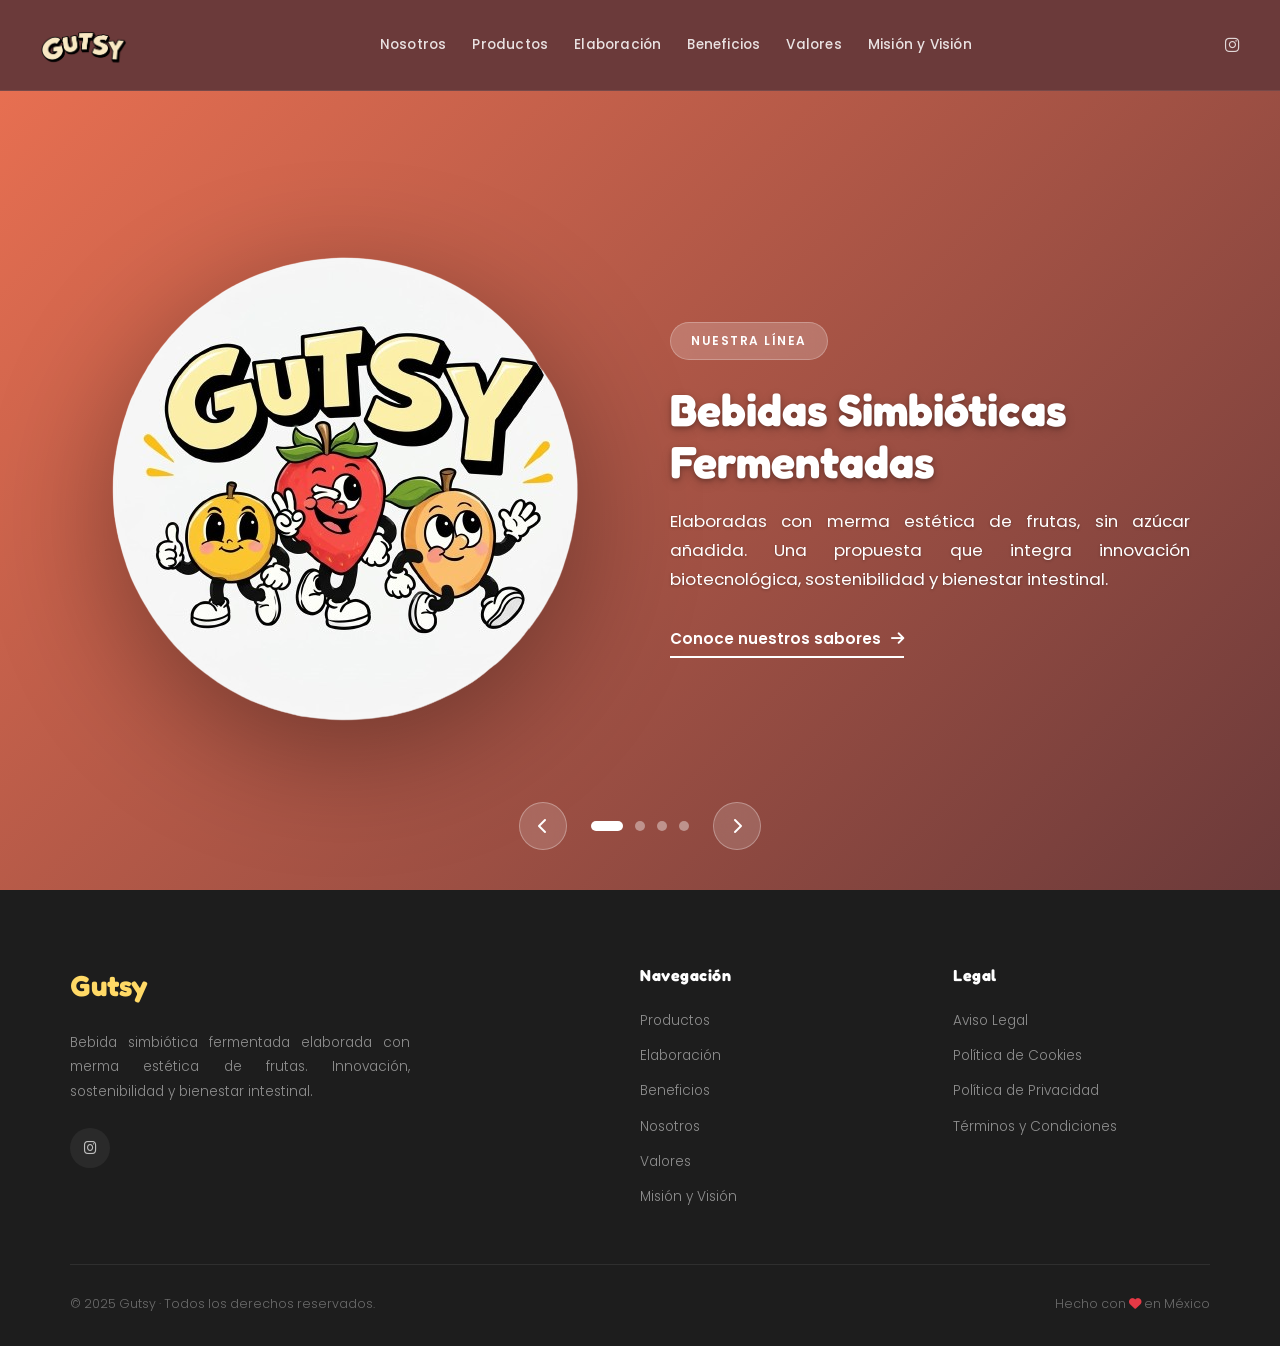
<file: index.html>
<!DOCTYPE html>
<html lang="es" class="no-js">
<head>
    <meta charset="UTF-8" />
    <meta name="viewport" content="width=device-width, initial-scale=1, maximum-scale=1, user-scalable=0">
    <meta name="theme-color" content="#6B3A3A"/>
    <title>GUTSY</title>
    <meta name="description" content="Gutsy es una empresa mexicana dedicada a la elaboración de bebidas simbióticas fermentadas a partir de merma estética de frutas. Innovación, sostenibilidad y salud intestinal.">
    <link rel="icon" type="image/png" href="Img/Icono.png">

    <link rel="preconnect" href="https://fonts.googleapis.com">
    <link rel="preconnect" href="https://fonts.gstatic.com" crossorigin>
    <link href="https://fonts.googleapis.com/css2?family=Poppins:wght@300;400;500;600;700&family=Fredoka+One&display=swap" rel="stylesheet">
    <link rel="stylesheet" href="https://cdnjs.cloudflare.com/ajax/libs/font-awesome/6.5.0/css/all.min.css">
    <link rel="stylesheet" href="style/estilos.css">
</head>
<body>

    <div id="top"></div>

    <!-- ===== HEADER ===== -->
    <header class="header" id="header">
        <div class="header-inner">
            <a href="index.html" class="logo-left">
                <img src="Img/Logotipo.png" alt="Gutsy" class="logo-img">
            </a>

            <nav class="nav-main">
                <a href="nosotros.html">Nosotros</a>
                <a href="productos.html">Productos</a>
                <a href="elaboracion.html">Elaboración</a>
                <a href="beneficios.html">Beneficios</a>
                <a href="valores.html">Valores</a>
                <a href="mision-vision.html">Misión y Visión</a>
            </nav>

            <div class="nav-icons">
                <a href="https://www.instagram.com/gutsy_mbiotica/" target="_blank" rel="noopener" aria-label="Instagram"><i class="fab fa-instagram"></i></a>
                <!-- <a href="https://www.tiktok.com/@TU_USUARIO" target="_blank" rel="noopener" aria-label="TikTok"><i class="fab fa-tiktok"></i></a>
                <a href="https://www.facebook.com/TU_PAGINA" target="_blank" rel="noopener" aria-label="Facebook"><i class="fab fa-facebook-f"></i></a> -->
                <button class="menu-toggle" id="menuToggle" aria-label="Menú">
                    <i class="fas fa-bars"></i>
                </button>
            </div>
        </div>
    </header>

    <!-- Mobile Nav -->
    <nav class="nav-mobile" id="navMobile">
        <a href="nosotros.html">Nosotros</a>
        <a href="productos.html">Productos</a>
        <a href="elaboracion.html">Elaboración</a>
        <a href="beneficios.html">Beneficios</a>
        <a href="valores.html">Valores</a>
        <a href="mision-vision.html">Misión y Visión</a>
    </nav>

    <!-- ===== CARRUSEL HERO ===== -->
    <section class="hero-carrusel">
        <div class="slides-container" id="slidesContainer">

            <!-- SLIDE 1 - FRESA -->
            <div class="slide active">
                <div class="slide-image">
                    <img src="Img/Logotip.png" alt="Bebida fermentada de fresa Gutsy">
                </div>
                <div class="slide-content">
                    <span class="slide-tag">Nuestra Línea</span>
                    <h2>Bebidas Simbióticas Fermentadas</h2>
                    <p>Elaboradas con merma estética de frutas, sin azúcar añadida. Una propuesta que integra innovación biotecnológica, sostenibilidad y bienestar intestinal.</p>
                    <a href="productos.html" class="slide-link">Conoce nuestros sabores <i class="fas fa-arrow-right"></i></a>
                </div>
            </div>

            <!-- SLIDE 2 - MANGO -->
            <div class="slide">
                <div class="slide-image">
                    <img src="Img/EsloganProm.jpg" alt="Bebida fermentada de mango Gutsy">
                </div>
                <div class="slide-content">
                    <span class="slide-tag">Beneficios</span>
                    <h2>Cuida tu Microbiota Intestinal</h2>
                    <p>Probióticos y prebióticos vivos que fortalecen tu sistema digestivo, mejoran la absorción de nutrientes y refuerzan tus defensas naturales.</p>
                    <a href="beneficios.html" class="slide-link">Descubre los beneficios <i class="fas fa-arrow-right"></i></a>
                </div>
            </div>

            <!-- SLIDE 3 - GUAYABA -->
            <div class="slide">
                <div class="slide-image">
                    <img src="Img/Promo.jpg" alt="Bebida fermentada de guayaba Gutsy">
                </div>
                <div class="slide-content">
                    <span class="slide-tag">Sostenibilidad</span>
                    <h2>Naturaleza Transformada con Intención</h2>
                    <p>Rescatamos frutas que los agricultores descartan por su apariencia, reduciendo el desperdicio alimentario y generando valor para el campo mexicano.</p>
                    <a href="nosotros.html" class="slide-link">Nuestra historia <i class="fas fa-arrow-right"></i></a>
                </div>
            </div>

            <!-- SLIDE 4 - INNOVACIÓN -->
            <div class="slide">
                <div class="slide-image">
                    <img src="Img/Biotecnico.png" alt="Innovación Gutsy">
                </div>
                <div class="slide-content">
                    <span class="slide-tag">Innovación</span>
                    <h2>Fermentación Controlada de Precisión</h2>
                    <p>Nuestro equipo aplica conocimientos en biotecnología e inocuidad para garantizar cepas vivas y seguras en cada lote de producción.</p>
                    <a href="elaboracion.html" class="slide-link">Conoce el proceso <i class="fas fa-arrow-right"></i></a>
                </div>
            </div>

        </div>

        <div class="carrusel-nav">
            <button class="carrusel-arrow" id="prevBtn" aria-label="Anterior">
                <i class="fas fa-chevron-left"></i>
            </button>
            <div class="carrusel-dots" id="dotsContainer">
                <button class="dot active" data-index="0" aria-label="Slide 1"></button>
                <button class="dot" data-index="1" aria-label="Slide 2"></button>
                <button class="dot" data-index="2" aria-label="Slide 3"></button>
                <button class="dot" data-index="3" aria-label="Slide 4"></button>
            </div>
            <button class="carrusel-arrow" id="nextBtn" aria-label="Siguiente">
                <i class="fas fa-chevron-right"></i>
            </button>
        </div>
    </section>

    <!-- ===== FOOTER ===== -->
    <footer class="footer">
        <div class="footer-inner">
            <div class="footer-grid">
                <div class="footer-brand">
                    <h3 style="font-family: var(--font-display); font-size: 1.8rem; color: var(--gutsy-yellow);">Gutsy</h3>
                    <p>Bebida simbiótica fermentada elaborada con merma estética de frutas. Innovación, sostenibilidad y bienestar intestinal.</p>
                    <div class="footer-social">
                        <a href="https://www.instagram.com/gutsy_mbiotica/" target="_blank" rel="noopener" aria-label="Instagram"><i class="fab fa-instagram"></i></a>
                        <!-- <a href="https://www.tiktok.com/@TU_USUARIO" target="_blank" rel="noopener" aria-label="TikTok"><i class="fab fa-tiktok"></i></a>
                        <a href="https://www.facebook.com/TU_PAGINA" target="_blank" rel="noopener" aria-label="Facebook"><i class="fab fa-facebook-f"></i></a> -->
                    </div>
                </div>

                <div>
                    <h4>Navegación</h4>
                    <div class="footer-links">
                        <a href="productos.html">Productos</a>
                        <a href="elaboracion.html">Elaboración</a>
                        <a href="beneficios.html">Beneficios</a>
                        <a href="nosotros.html">Nosotros</a>
                        <a href="valores.html">Valores</a>
                        <a href="mision-vision.html">Misión y Visión</a>
                    </div>
                </div>

                <div>
                    <h4>Legal</h4>
                    <div class="footer-links">
                        <a href="#">Aviso Legal</a>
                        <a href="#">Política de Cookies</a>
                        <a href="#">Política de Privacidad</a>
                        <a href="#">Términos y Condiciones</a>
                    </div>
                </div>
            </div>

            <div class="footer-bottom">
                <span>© 2025 Gutsy · Todos los derechos reservados.</span>
                <span>Hecho con <i class="fas fa-heart" style="color: var(--gutsy-red);"></i> en México</span>
            </div>
        </div>
    </footer>

    <button class="scroll-top" id="scrollTop" aria-label="Volver arriba">
        <i class="fas fa-chevron-up"></i>
    </button>

    <script>
        // ===== CARRUSEL =====
        const slides = document.querySelectorAll('.slide');
        const dots = document.querySelectorAll('.dot');
        const prevBtn = document.getElementById('prevBtn');
        const nextBtn = document.getElementById('nextBtn');
        let currentSlide = 0;
        let autoplayInterval;

        function goToSlide(index) {
            slides.forEach((slide, i) => {
                slide.classList.toggle('active', i === index);
            });
            dots.forEach((dot, i) => {
                dot.classList.toggle('active', i === index);
            });
            currentSlide = index;
        }

        function nextSlide() {
            const next = (currentSlide + 1) % slides.length;
            goToSlide(next);
        }

        function prevSlide() {
            const prev = (currentSlide - 1 + slides.length) % slides.length;
            goToSlide(prev);
        }

        function startAutoplay() {
            stopAutoplay();
            autoplayInterval = setInterval(nextSlide, 6000);
        }

        function stopAutoplay() {
            if (autoplayInterval) clearInterval(autoplayInterval);
        }

        nextBtn.addEventListener('click', () => { nextSlide(); startAutoplay(); });
        prevBtn.addEventListener('click', () => { prevSlide(); startAutoplay(); });

        dots.forEach((dot, i) => {
            dot.addEventListener('click', () => { goToSlide(i); startAutoplay(); });
        });

        const heroCarrusel = document.querySelector('.hero-carrusel');
        heroCarrusel.addEventListener('mouseenter', stopAutoplay);
        heroCarrusel.addEventListener('mouseleave', startAutoplay);

        document.addEventListener('keydown', (e) => {
            if (e.key === 'ArrowRight') { nextSlide(); startAutoplay(); }
            if (e.key === 'ArrowLeft') { prevSlide(); startAutoplay(); }
        });

        let touchStartX = 0;
        let touchEndX = 0;

        heroCarrusel.addEventListener('touchstart', (e) => {
            touchStartX = e.changedTouches[0].screenX;
            stopAutoplay();
        }, { passive: true });

        heroCarrusel.addEventListener('touchend', (e) => {
            touchEndX = e.changedTouches[0].screenX;
            const diff = touchStartX - touchEndX;
            if (Math.abs(diff) > 50) {
                if (diff > 0) nextSlide();
                else prevSlide();
            }
            startAutoplay();
        }, { passive: true });

        startAutoplay();

        // ===== MOBILE MENU =====
        const menuToggle = document.getElementById('menuToggle');
        const navMobile = document.getElementById('navMobile');

        menuToggle.addEventListener('click', () => {
            navMobile.classList.toggle('active');
            const icon = menuToggle.querySelector('i');
            if (navMobile.classList.contains('active')) {
                icon.classList.remove('fa-bars');
                icon.classList.add('fa-times');
            } else {
                icon.classList.remove('fa-times');
                icon.classList.add('fa-bars');
            }
        });

        // ===== SCROLL TOP =====
        const scrollTop = document.getElementById('scrollTop');

        window.addEventListener('scroll', () => {
            if (window.scrollY > 400) {
                scrollTop.classList.add('visible');
            } else {
                scrollTop.classList.remove('visible');
            }
        });

        scrollTop.addEventListener('click', () => {
            window.scrollTo({ top: 0, behavior: 'smooth' });
        });

        // ===== HEADER SHADOW =====
        const header = document.getElementById('header');
        window.addEventListener('scroll', () => {
            if (window.scrollY > 50) {
                header.style.boxShadow = '0 4px 30px rgba(0,0,0,0.2)';
            } else {
                header.style.boxShadow = 'none';
            }
        });
    </script>

</body>
</html>
</file>
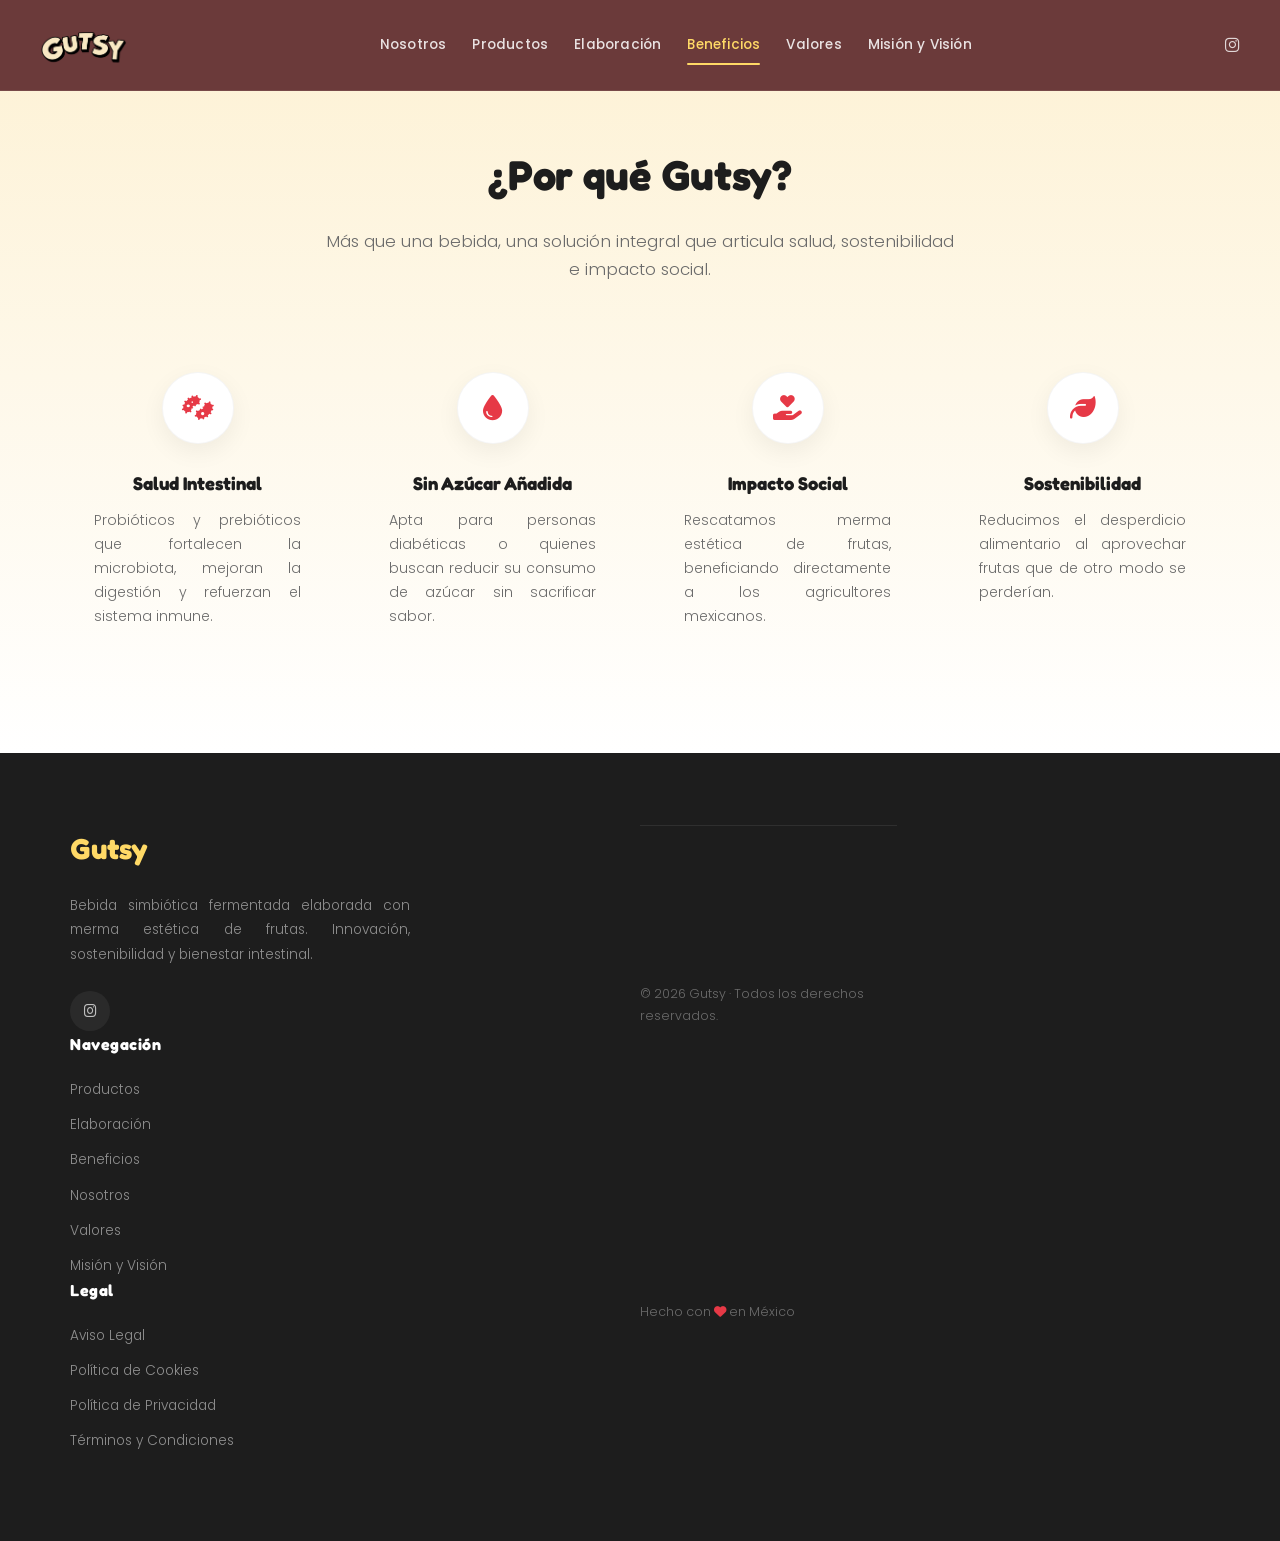
<file: beneficios.html>
<!DOCTYPE html>
<html lang="es" class="no-js">
<head>
    <meta charset="UTF-8" />
    <meta name="viewport" content="width=device-width, initial-scale=1, maximum-scale=1, user-scalable=0">
    <meta name="theme-color" content="#6B3A3A"/>
    <title>GUTSY | Beneficios</title>
    <meta name="description" content="Descubre los beneficios de las bebidas simbióticas fermentadas de Gutsy.">
    <link rel="icon" type="image/png" href="Img/Icono.png">

    <link rel="preconnect" href="https://fonts.googleapis.com">
    <link rel="preconnect" href="https://fonts.gstatic.com" crossorigin>
    <link href="https://fonts.googleapis.com/css2?family=Poppins:wght@300;400;500;600;700&family=Fredoka+One&display=swap" rel="stylesheet">
    <link rel="stylesheet" href="https://cdnjs.cloudflare.com/ajax/libs/font-awesome/6.5.0/css/all.min.css">
    <link rel="stylesheet" href="style/estilos.css">
</head>
<body>

    <div id="top"></div>

    <!-- ===== HEADER ===== -->
    <header class="header" id="header">
        <div class="header-inner">
            <a href="index.html" class="logo-left">
                <img src="Img/Logotipo.png" alt="Gutsy" class="logo-img">
            </a>

            <nav class="nav-main">
                <a href="nosotros.html">Nosotros</a>
                <a href="productos.html">Productos</a>
                <a href="elaboracion.html">Elaboración</a>
                <a href="beneficios.html" class="active">Beneficios</a>
                <a href="valores.html">Valores</a>
                <a href="mision-vision.html">Misión y Visión</a>
            </nav>

            <div class="nav-icons">
                <a href="https://www.instagram.com/gutsy_mbiotica/" target="_blank" rel="noopener" aria-label="Instagram"><i class="fab fa-instagram"></i></a>
                <!-- <a href="https://www.tiktok.com/@TU_USUARIO" target="_blank" rel="noopener" aria-label="TikTok"><i class="fab fa-tiktok"></i></a>
                <a href="https://www.facebook.com/TU_PAGINA" target="_blank" rel="noopener" aria-label="Facebook"><i class="fab fa-facebook-f"></i></a> -->
                <button class="menu-toggle" id="menuToggle" aria-label="Menú">
                    <i class="fas fa-bars"></i>
                </button>
            </div>
        </div>
    </header>

    <!-- Mobile Nav -->
    <nav class="nav-mobile" id="navMobile">
        <a href="nosotros.html">Nosotros</a>
        <a href="productos.html">Productos</a>
        <a href="elaboracion.html">Elaboración</a>
        <a href="beneficios.html" class="active">Beneficios</a>
        <a href="valores.html">Valores</a>
        <a href="mision-vision.html">Misión y Visión</a>
    </nav>

    <!-- ===== BENEFICIOS ===== -->
    <section class="section beneficios page-section">
        <div class="section-inner">
            <h2 class="section-title">¿Por qué Gutsy?</h2>
            <p class="section-subtitle">Más que una bebida, una solución integral que articula salud, sostenibilidad e impacto social.</p>

            <div class="beneficios-grid">
                <div class="beneficio-item fade-in">
                    <div class="beneficio-icon"><i class="fas fa-bacteria"></i></div>
                    <h3>Salud Intestinal</h3>
                    <p>Probióticos y prebióticos que fortalecen la microbiota, mejoran la digestión y refuerzan el sistema inmune.</p>
                </div>

                <div class="beneficio-item fade-in">
                    <div class="beneficio-icon"><i class="fas fa-droplet"></i></div>
                    <h3>Sin Azúcar Añadida</h3>
                    <p>Apta para personas diabéticas o quienes buscan reducir su consumo de azúcar sin sacrificar sabor.</p>
                </div>

                <div class="beneficio-item fade-in">
                    <div class="beneficio-icon"><i class="fas fa-hand-holding-heart"></i></div>
                    <h3>Impacto Social</h3>
                    <p>Rescatamos merma estética de frutas, beneficiando directamente a los agricultores mexicanos.</p>
                </div>

                <div class="beneficio-item fade-in">
                    <div class="beneficio-icon"><i class="fas fa-leaf"></i></div>
                    <h3>Sostenibilidad</h3>
                    <p>Reducimos el desperdicio alimentario al aprovechar frutas que de otro modo se perderían.</p>
                </div>
            </div>
        </div>
    </section>

    <!-- ===== FOOTER ===== -->
    <footer class="footer">
        <div class="footer-inner">
            <div class="footer-grid">
                <div class="footer-brand">
                    <h3 style="font-family: var(--font-display); font-size: 1.8rem; color: var(--gutsy-yellow);">Gutsy</h3>
                    <p>Bebida simbiótica fermentada elaborada con merma estética de frutas. Innovación, sostenibilidad y bienestar intestinal.</p>
                    <div class="footer-social">
                        <a href="https://www.instagram.com/TU_USUARIO" target="_blank" rel="noopener" aria-label="Instagram"><i class="fab fa-instagram"></i></a>
                        <!-- <a href="https://www.instagram.com/gutsy_mbiotica/" target="_blank" rel="noopener" aria-label="TikTok"><i class="fab fa-tiktok"></i></a>
                        <a href="https://www.facebook.com/TU_PAGINA" target="_blank" rel="noopener" aria-label="Facebook"><i class="fab fa-facebook-f"></i></a>
                    </div> -->
                </div>

                <div>
                    <h4>Navegación</h4>
                    <div class="footer-links">
                        <a href="productos.html">Productos</a>
                        <a href="elaboracion.html">Elaboración</a>
                        <a href="beneficios.html">Beneficios</a>
                        <a href="nosotros.html">Nosotros</a>
                        <a href="valores.html">Valores</a>
                        <a href="mision-vision.html">Misión y Visión</a>
                    </div>
                </div>

                <div>
                    <h4>Legal</h4>
                    <div class="footer-links">
                        <a href="#">Aviso Legal</a>
                        <a href="#">Política de Cookies</a>
                        <a href="#">Política de Privacidad</a>
                        <a href="#">Términos y Condiciones</a>
                    </div>
                </div>
            </div>

            <div class="footer-bottom">
                <span>© 2026 Gutsy · Todos los derechos reservados.</span>
                <span>Hecho con <i class="fas fa-heart" style="color: var(--gutsy-red);"></i> en México</span>
            </div>
        </div>
    </footer>

    <button class="scroll-top" id="scrollTop" aria-label="Volver arriba">
        <i class="fas fa-chevron-up"></i>
    </button>

    <script>
        const menuToggle = document.getElementById('menuToggle');
        const navMobile = document.getElementById('navMobile');

        menuToggle.addEventListener('click', () => {
            navMobile.classList.toggle('active');
            const icon = menuToggle.querySelector('i');
            if (navMobile.classList.contains('active')) {
                icon.classList.remove('fa-bars');
                icon.classList.add('fa-times');
            } else {
                icon.classList.remove('fa-times');
                icon.classList.add('fa-bars');
            }
        });

        const scrollTop = document.getElementById('scrollTop');
        window.addEventListener('scroll', () => {
            if (window.scrollY > 400) scrollTop.classList.add('visible');
            else scrollTop.classList.remove('visible');
        });
        scrollTop.addEventListener('click', () => window.scrollTo({ top: 0, behavior: 'smooth' }));

        const header = document.getElementById('header');
        window.addEventListener('scroll', () => {
            if (window.scrollY > 50) header.style.boxShadow = '0 4px 30px rgba(0,0,0,0.2)';
            else header.style.boxShadow = 'none';
        });

        const fadeElements = document.querySelectorAll('.fade-in');
        const fadeObserver = new IntersectionObserver((entries) => {
            entries.forEach(entry => {
                if (entry.isIntersecting) {
                    entry.target.classList.add('visible');
                    fadeObserver.unobserve(entry.target);
                }
            });
        }, { threshold: 0.1, rootMargin: '0px 0px -50px 0px' });
        fadeElements.forEach(el => fadeObserver.observe(el));
    </script>

</body>
</html>
</file>
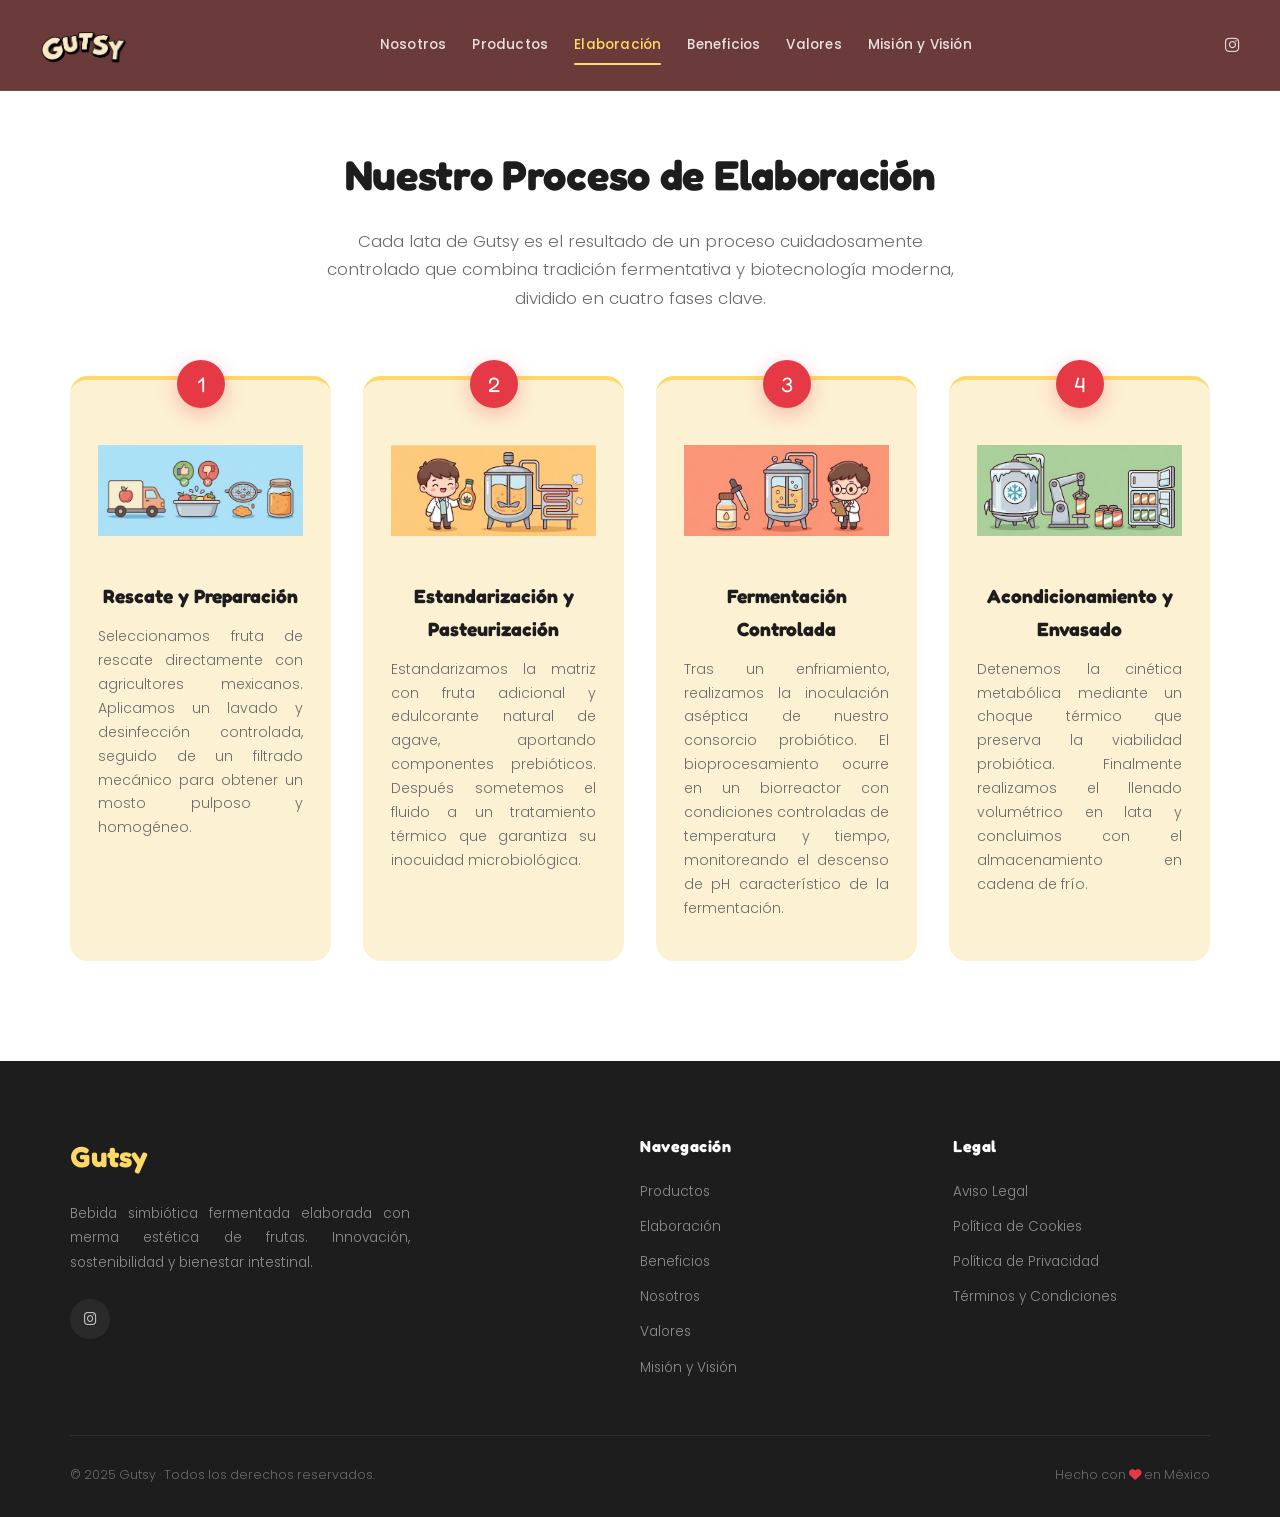
<file: elaboracion.html>
<!DOCTYPE html>
<html lang="es" class="no-js">
<head>
    <meta charset="UTF-8" />
    <meta name="viewport" content="width=device-width, initial-scale=1, maximum-scale=1, user-scalable=0">
    <meta name="theme-color" content="#6B3A3A"/>
    <title>GUTSY | Elaboración</title>
    <meta name="description" content="Conoce el proceso de elaboración de las bebidas simbióticas fermentadas de Gutsy.">
    <link rel="icon" type="image/png" href="Img/Icono.png">

    <link rel="preconnect" href="https://fonts.googleapis.com">
    <link rel="preconnect" href="https://fonts.gstatic.com" crossorigin>
    <link href="https://fonts.googleapis.com/css2?family=Poppins:wght@300;400;500;600;700&family=Fredoka+One&display=swap" rel="stylesheet">
    <link rel="stylesheet" href="https://cdnjs.cloudflare.com/ajax/libs/font-awesome/6.5.0/css/all.min.css">
    <link rel="stylesheet" href="style/estilos.css">
</head>
<body>

    <div id="top"></div>

    <!-- ===== HEADER ===== -->
    <header class="header" id="header">
        <div class="header-inner">
            <a href="index.html" class="logo-left">
                <img src="Img/Logotipo.png" alt="Gutsy" class="logo-img">
            </a>

            <nav class="nav-main">
                <a href="nosotros.html">Nosotros</a>
                <a href="productos.html">Productos</a>
                <a href="elaboracion.html" class="active">Elaboración</a>
                <a href="beneficios.html">Beneficios</a>
                <a href="valores.html">Valores</a>
                <a href="mision-vision.html">Misión y Visión</a>
            </nav>

            <div class="nav-icons">
                <a href="https://www.instagram.com/gutsy_mbiotica/" target="_blank" rel="noopener" aria-label="Instagram"><i class="fab fa-instagram"></i></a>
                <!-- <a href="https://www.tiktok.com/@TU_USUARIO" target="_blank" rel="noopener" aria-label="TikTok"><i class="fab fa-tiktok"></i></a>
                <a href="https://www.facebook.com/TU_PAGINA" target="_blank" rel="noopener" aria-label="Facebook"><i class="fab fa-facebook-f"></i></a> -->
                <button class="menu-toggle" id="menuToggle" aria-label="Menú">
                    <i class="fas fa-bars"></i>
                </button>
            </div>
        </div>
    </header>

    <!-- Mobile Nav -->
    <nav class="nav-mobile" id="navMobile">
        <a href="nosotros.html">Nosotros</a>
        <a href="productos.html">Productos</a>
        <a href="elaboracion.html" class="active">Elaboración</a>
        <a href="beneficios.html">Beneficios</a>
        <a href="valores.html">Valores</a>
        <a href="mision-vision.html">Misión y Visión</a>
    </nav>

    <!-- ===== ELABORACIÓN ===== -->
    <section class="section elaboracion page-section">
        <div class="section-inner">
            <h2 class="section-title">Nuestro Proceso de Elaboración</h2>
            <p class="section-subtitle">Cada lata de Gutsy es el resultado de un proceso cuidadosamente controlado que combina tradición fermentativa y biotecnología moderna, dividido en cuatro fases clave.</p>

            <div class="elaboracion-grid">
                <!-- FASE 1 -->
                <div class="paso-card fade-in">
                    <div class="paso-numero">1</div>
                    <div class="paso-imagen">
                        <img src="Img/Fase1.jpg" alt="Fase 1 - Rescate y Preparación">
                    </div>
                    <h3>Rescate y Preparación</h3>
                    <p>Seleccionamos fruta de rescate directamente con agricultores mexicanos. Aplicamos un lavado y desinfección controlada, seguido de un filtrado mecánico para obtener un mosto pulposo y homogéneo.</p>
                </div>

                <!-- FASE 2 -->
                <div class="paso-card fade-in">
                    <div class="paso-numero">2</div>
                    <div class="paso-imagen">
                        <img src="Img/Fase2.jpg" alt="Fase 2 - Estandarización y Pasteurización">
                    </div>
                    <h3>Estandarización y Pasteurización</h3>
                    <p>Estandarizamos la matriz con fruta adicional y edulcorante natural de agave, aportando componentes prebióticos. Después sometemos el fluido a un tratamiento térmico que garantiza su inocuidad microbiológica.</p>
                </div>

                <!-- FASE 3 -->
                <div class="paso-card fade-in">
                    <div class="paso-numero">3</div>
                    <div class="paso-imagen">
                        <img src="Img/Fase3.jpg" alt="Fase 3 - Fermentación Controlada">
                    </div>
                    <h3>Fermentación Controlada</h3>
                    <p>Tras un enfriamiento, realizamos la inoculación aséptica de nuestro consorcio probiótico. El bioprocesamiento ocurre en un biorreactor con condiciones controladas de temperatura y tiempo, monitoreando el descenso de pH característico de la fermentación.</p>
                </div>

                <!-- FASE 4 -->
                <div class="paso-card fade-in">
                    <div class="paso-numero">4</div>
                    <div class="paso-imagen">
                        <img src="Img/Fase4.jpg" alt="Fase 4 - Acondicionamiento y Envasado">
                    </div>
                    <h3>Acondicionamiento y Envasado</h3>
                    <p>Detenemos la cinética metabólica mediante un choque térmico que preserva la viabilidad probiótica. Finalmente realizamos el llenado volumétrico en lata y concluimos con el almacenamiento en cadena de frío.</p>
                </div>
            </div>
        </div>
    </section>

    <!-- ===== FOOTER ===== -->
    <footer class="footer">
        <div class="footer-inner">
            <div class="footer-grid">
                <div class="footer-brand">
                    <h3 style="font-family: var(--font-display); font-size: 1.8rem; color: var(--gutsy-yellow);">Gutsy</h3>
                    <p>Bebida simbiótica fermentada elaborada con merma estética de frutas. Innovación, sostenibilidad y bienestar intestinal.</p>
                    <div class="footer-social">
                        <a href="https://www.instagram.com/gutsy_mbiotica/" target="_blank" rel="noopener" aria-label="Instagram"><i class="fab fa-instagram"></i></a>
                        <!-- <a href="https://www.tiktok.com/@TU_USUARIO" target="_blank" rel="noopener" aria-label="TikTok"><i class="fab fa-tiktok"></i></a>
                        <a href="https://www.facebook.com/TU_PAGINA" target="_blank" rel="noopener" aria-label="Facebook"><i class="fab fa-facebook-f"></i></a> -->
                    </div>
                </div>

                <div>
                    <h4>Navegación</h4>
                    <div class="footer-links">
                        <a href="productos.html">Productos</a>
                        <a href="elaboracion.html">Elaboración</a>
                        <a href="beneficios.html">Beneficios</a>
                        <a href="nosotros.html">Nosotros</a>
                        <a href="valores.html">Valores</a>
                        <a href="mision-vision.html">Misión y Visión</a>
                    </div>
                </div>

                <div>
                    <h4>Legal</h4>
                    <div class="footer-links">
                        <a href="#">Aviso Legal</a>
                        <a href="#">Política de Cookies</a>
                        <a href="#">Política de Privacidad</a>
                        <a href="#">Términos y Condiciones</a>
                    </div>
                </div>
            </div>

            <div class="footer-bottom">
                <span>© 2025 Gutsy · Todos los derechos reservados.</span>
                <span>Hecho con <i class="fas fa-heart" style="color: var(--gutsy-red);"></i> en México</span>
            </div>
        </div>
    </footer>

    <button class="scroll-top" id="scrollTop" aria-label="Volver arriba">
        <i class="fas fa-chevron-up"></i>
    </button>

    <script>
        const menuToggle = document.getElementById('menuToggle');
        const navMobile = document.getElementById('navMobile');

        menuToggle.addEventListener('click', () => {
            navMobile.classList.toggle('active');
            const icon = menuToggle.querySelector('i');
            if (navMobile.classList.contains('active')) {
                icon.classList.remove('fa-bars');
                icon.classList.add('fa-times');
            } else {
                icon.classList.remove('fa-times');
                icon.classList.add('fa-bars');
            }
        });

        const scrollTop = document.getElementById('scrollTop');
        window.addEventListener('scroll', () => {
            if (window.scrollY > 400) scrollTop.classList.add('visible');
            else scrollTop.classList.remove('visible');
        });
        scrollTop.addEventListener('click', () => window.scrollTo({ top: 0, behavior: 'smooth' }));

        const header = document.getElementById('header');
        window.addEventListener('scroll', () => {
            if (window.scrollY > 50) header.style.boxShadow = '0 4px 30px rgba(0,0,0,0.2)';
            else header.style.boxShadow = 'none';
        });

        const fadeElements = document.querySelectorAll('.fade-in');
        const fadeObserver = new IntersectionObserver((entries) => {
            entries.forEach(entry => {
                if (entry.isIntersecting) {
                    entry.target.classList.add('visible');
                    fadeObserver.unobserve(entry.target);
                }
            });
        }, { threshold: 0.1, rootMargin: '0px 0px -50px 0px' });
        fadeElements.forEach(el => fadeObserver.observe(el));
    </script>

</body>
</html>
</file>
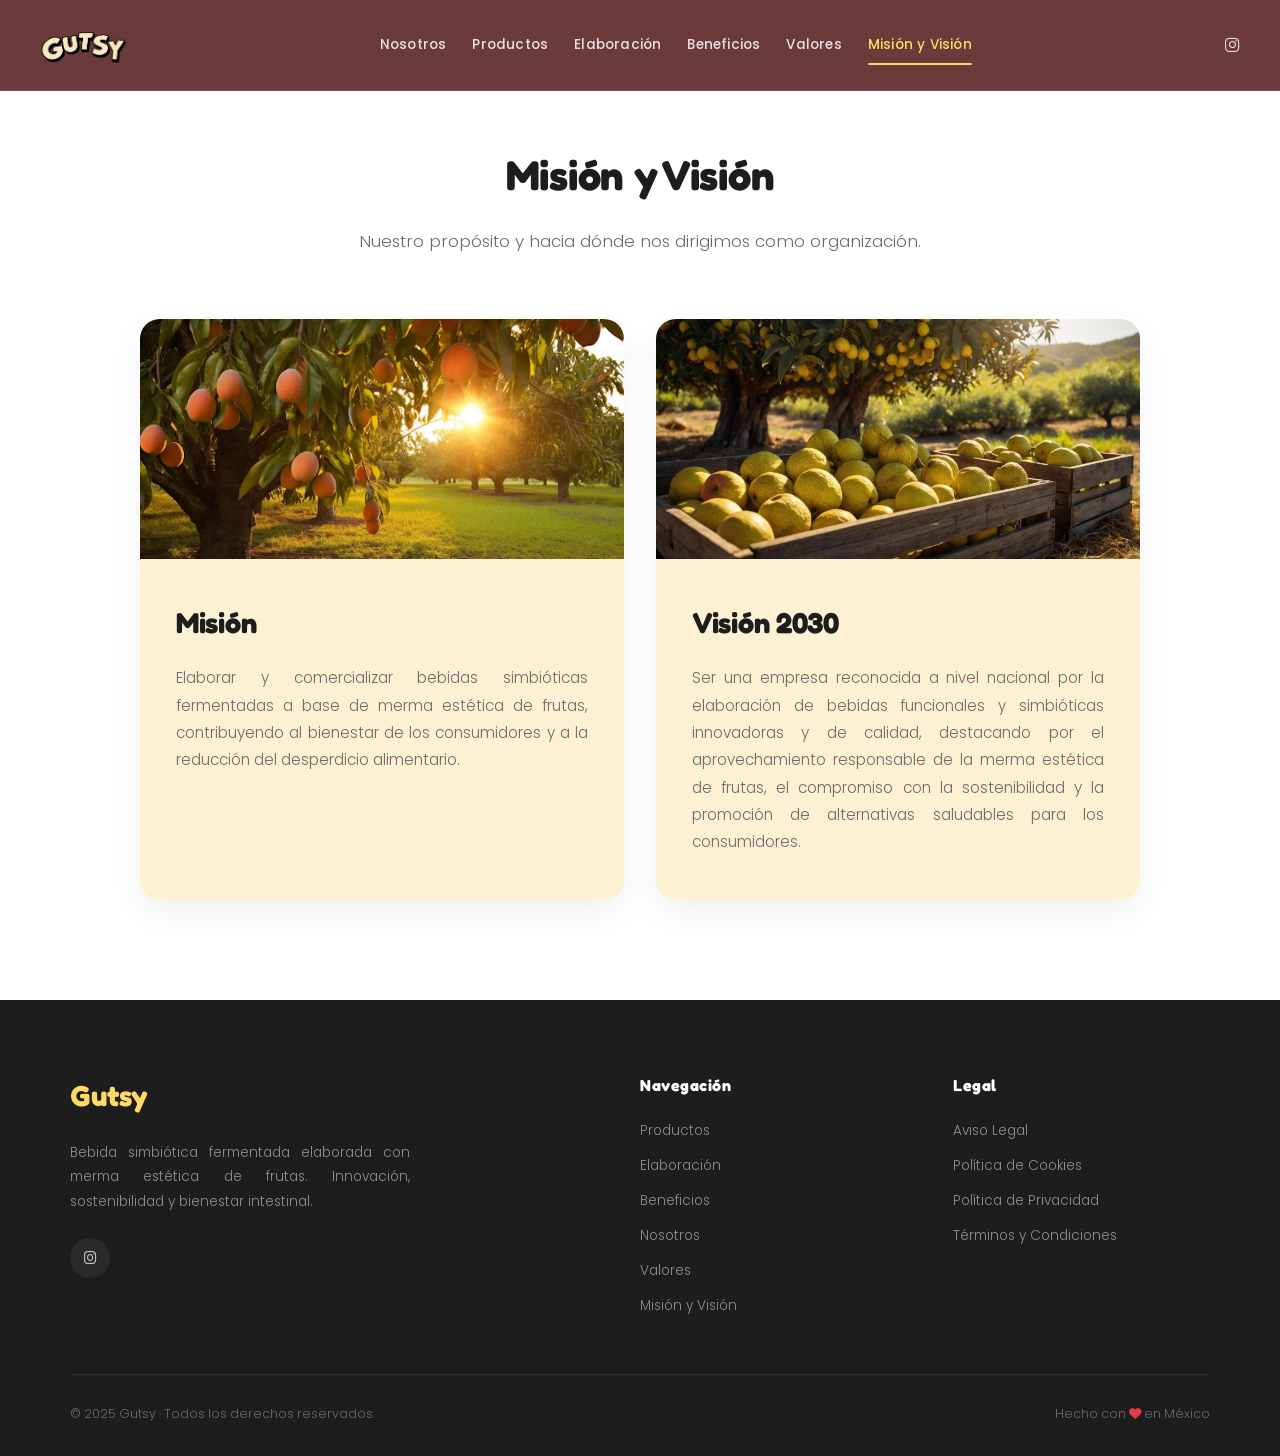
<file: mision-vision.html>
<!DOCTYPE html>
<html lang="es" class="no-js">
<head>
    <meta charset="UTF-8" />
    <meta name="viewport" content="width=device-width, initial-scale=1, maximum-scale=1, user-scalable=0">
    <meta name="theme-color" content="#6B3A3A"/>
    <title>GUTSY | Misión y Visión</title>
    <meta name="description" content="Misión y visión de Gutsy, empresa de bebidas simbióticas fermentadas.">
    <link rel="icon" type="image/png" href="Img/Icono.png">

    <link rel="preconnect" href="https://fonts.googleapis.com">
    <link rel="preconnect" href="https://fonts.gstatic.com" crossorigin>
    <link href="https://fonts.googleapis.com/css2?family=Poppins:wght@300;400;500;600;700&family=Fredoka+One&display=swap" rel="stylesheet">
    <link rel="stylesheet" href="https://cdnjs.cloudflare.com/ajax/libs/font-awesome/6.5.0/css/all.min.css">
    <link rel="stylesheet" href="style/estilos.css">
</head>
<body>

    <div id="top"></div>

    <!-- ===== HEADER ===== -->
    <header class="header" id="header">
        <div class="header-inner">
            <a href="index.html" class="logo-left">
                <img src="Img/Logotipo.png" alt="Gutsy" class="logo-img">
            </a>

            <nav class="nav-main">
                <a href="nosotros.html">Nosotros</a>
                <a href="productos.html">Productos</a>
                <a href="elaboracion.html">Elaboración</a>
                <a href="beneficios.html">Beneficios</a>
                <a href="valores.html">Valores</a>
                <a href="mision-vision.html" class="active">Misión y Visión</a>
            </nav>

            <div class="nav-icons">
                <a href="https://www.instagram.com/gutsy_mbiotica/" target="_blank" rel="noopener" aria-label="Instagram"><i class="fab fa-instagram"></i></a>
                <!-- <a href="https://www.tiktok.com/@TU_USUARIO" target="_blank" rel="noopener" aria-label="TikTok"><i class="fab fa-tiktok"></i></a>
                <a href="https://www.facebook.com/TU_PAGINA" target="_blank" rel="noopener" aria-label="Facebook"><i class="fab fa-facebook-f"></i></a> -->
                <button class="menu-toggle" id="menuToggle" aria-label="Menú">
                    <i class="fas fa-bars"></i>
                </button>
            </div>
        </div>
    </header>

    <!-- Mobile Nav -->
    <nav class="nav-mobile" id="navMobile">
        <a href="nosotros.html">Nosotros</a>
        <a href="productos.html">Productos</a>
        <a href="elaboracion.html">Elaboración</a>
        <a href="beneficios.html">Beneficios</a>
        <a href="valores.html">Valores</a>
        <a href="mision-vision.html" class="active">Misión y Visión</a>
    </nav>

    <!-- ===== MISIÓN Y VISIÓN ===== -->
    <section class="section mv page-section">
        <div class="section-inner">
            <h2 class="section-title">Misión y Visión</h2>
            <p class="section-subtitle">Nuestro propósito y hacia dónde nos dirigimos como organización.</p>

            <div class="mv-grid">
                <!-- ===== CARD MISIÓN ===== -->
                <article class="mv-card fade-in">
                    <div class="mv-card-image">
                        <img src="Img/Mision.avif" alt="Misión de Gutsy">
                    </div>
                    <div class="mv-card-body">
                        <h3>Misión</h3>
                        <p>Elaborar y comercializar bebidas simbióticas fermentadas a base de merma estética de frutas, contribuyendo al bienestar de los consumidores y a la reducción del desperdicio alimentario.</p>
                    </div>
                </article>

                <!-- ===== CARD VISIÓN ===== -->
                <article class="mv-card fade-in">
                    <div class="mv-card-image">
                        <img src="Img/Vision.jpeg" alt="Visión de Gutsy">
                    </div>
                    <div class="mv-card-body">
                        <h3>Visión 2030</h3>
                        <p>Ser una empresa reconocida a nivel nacional por la elaboración de bebidas funcionales y simbióticas innovadoras y de calidad, destacando por el aprovechamiento responsable de la merma estética de frutas, el compromiso con la sostenibilidad y la promoción de alternativas saludables para los consumidores.</p>
                    </div>
                </article>
            </div>
        </div>
    </section>

    <!-- ===== FOOTER ===== -->
    <footer class="footer">
        <div class="footer-inner">
            <div class="footer-grid">
                <div class="footer-brand">
                    <h3 style="font-family: var(--font-display); font-size: 1.8rem; color: var(--gutsy-yellow);">Gutsy</h3>
                    <p>Bebida simbiótica fermentada elaborada con merma estética de frutas. Innovación, sostenibilidad y bienestar intestinal.</p>
                    <div class="footer-social">
                        <a href="https://www.instagram.com/gutsy_mbiotica/" target="_blank" rel="noopener" aria-label="Instagram"><i class="fab fa-instagram"></i></a>
                        <!-- <a href="https://www.tiktok.com/@TU_USUARIO" target="_blank" rel="noopener" aria-label="TikTok"><i class="fab fa-tiktok"></i></a>
                        <a href="https://www.facebook.com/TU_PAGINA" target="_blank" rel="noopener" aria-label="Facebook"><i class="fab fa-facebook-f"></i></a> -->
                    </div>
                </div>

                <div>
                    <h4>Navegación</h4>
                    <div class="footer-links">
                        <a href="productos.html">Productos</a>
                        <a href="elaboracion.html">Elaboración</a>
                        <a href="beneficios.html">Beneficios</a>
                        <a href="nosotros.html">Nosotros</a>
                        <a href="valores.html">Valores</a>
                        <a href="mision-vision.html">Misión y Visión</a>
                    </div>
                </div>

                <div>
                    <h4>Legal</h4>
                    <div class="footer-links">
                        <a href="#">Aviso Legal</a>
                        <a href="#">Política de Cookies</a>
                        <a href="#">Política de Privacidad</a>
                        <a href="#">Términos y Condiciones</a>
                    </div>
                </div>
            </div>

            <div class="footer-bottom">
                <span>© 2025 Gutsy · Todos los derechos reservados.</span>
                <span>Hecho con <i class="fas fa-heart" style="color: var(--gutsy-red);"></i> en México</span>
            </div>
        </div>
    </footer>

    <button class="scroll-top" id="scrollTop" aria-label="Volver arriba">
        <i class="fas fa-chevron-up"></i>
    </button>

    <script>
        const menuToggle = document.getElementById('menuToggle');
        const navMobile = document.getElementById('navMobile');

        menuToggle.addEventListener('click', () => {
            navMobile.classList.toggle('active');
            const icon = menuToggle.querySelector('i');
            if (navMobile.classList.contains('active')) {
                icon.classList.remove('fa-bars');
                icon.classList.add('fa-times');
            } else {
                icon.classList.remove('fa-times');
                icon.classList.add('fa-bars');
            }
        });

        const scrollTop = document.getElementById('scrollTop');
        window.addEventListener('scroll', () => {
            if (window.scrollY > 400) scrollTop.classList.add('visible');
            else scrollTop.classList.remove('visible');
        });
        scrollTop.addEventListener('click', () => window.scrollTo({ top: 0, behavior: 'smooth' }));

        const header = document.getElementById('header');
        window.addEventListener('scroll', () => {
            if (window.scrollY > 50) header.style.boxShadow = '0 4px 30px rgba(0,0,0,0.2)';
            else header.style.boxShadow = 'none';
        });

        const fadeElements = document.querySelectorAll('.fade-in');
        const fadeObserver = new IntersectionObserver((entries) => {
            entries.forEach(entry => {
                if (entry.isIntersecting) {
                    entry.target.classList.add('visible');
                    fadeObserver.unobserve(entry.target);
                }
            });
        }, { threshold: 0.1, rootMargin: '0px 0px -50px 0px' });
        fadeElements.forEach(el => fadeObserver.observe(el));
    </script>

</body>
</html>
</html>
</file>
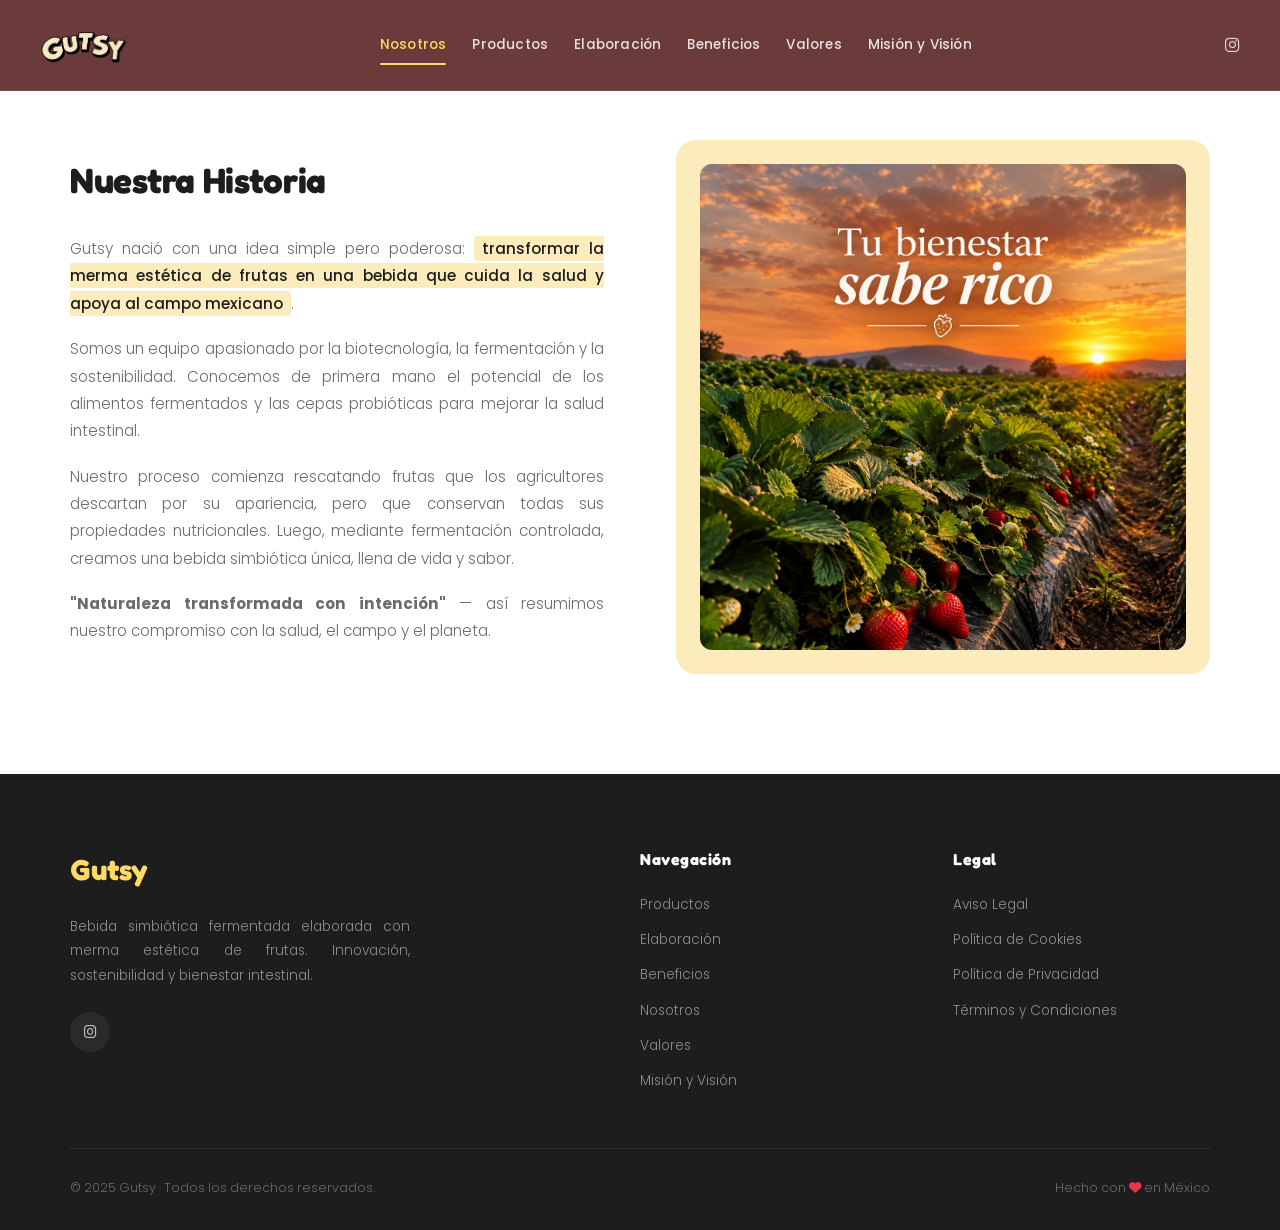
<file: nosotros.html>
<!DOCTYPE html>
<html lang="es" class="no-js">
<head>
    <meta charset="UTF-8" />
    <meta name="viewport" content="width=device-width, initial-scale=1, maximum-scale=1, user-scalable=0">
    <meta name="theme-color" content="#6B3A3A"/>
    <title>GUTSY | Nosotros</title>
    <meta name="description" content="Conoce la historia de Gutsy, empresa mexicana dedicada a bebidas simbióticas fermentadas.">
    <link rel="icon" type="image/png" href="Img/Icono.png">

    <link rel="preconnect" href="https://fonts.googleapis.com">
    <link rel="preconnect" href="https://fonts.gstatic.com" crossorigin>
    <link href="https://fonts.googleapis.com/css2?family=Poppins:wght@300;400;500;600;700&family=Fredoka+One&display=swap" rel="stylesheet">
    <link rel="stylesheet" href="https://cdnjs.cloudflare.com/ajax/libs/font-awesome/6.5.0/css/all.min.css">
    <link rel="stylesheet" href="style/estilos.css">
</head>
<body>

    <div id="top"></div>

    <!-- ===== HEADER ===== -->
    <header class="header" id="header">
        <div class="header-inner">
            <a href="index.html" class="logo-left">
                <img src="Img/Logotipo.png" alt="Gutsy" class="logo-img">
            </a>

            <nav class="nav-main">
                <a href="nosotros.html" class="active">Nosotros</a>
                <a href="productos.html">Productos</a>
                <a href="elaboracion.html">Elaboración</a>
                <a href="beneficios.html">Beneficios</a>
                <a href="valores.html">Valores</a>
                <a href="mision-vision.html">Misión y Visión</a>
            </nav>

            <div class="nav-icons">
                <a href="https://www.instagram.com/gutsy_mbiotica/" target="_blank" rel="noopener" aria-label="Instagram"><i class="fab fa-instagram"></i></a>
                <!-- <a href="https://www.tiktok.com/@TU_USUARIO" target="_blank" rel="noopener" aria-label="TikTok"><i class="fab fa-tiktok"></i></a>
                <a href="https://www.facebook.com/TU_PAGINA" target="_blank" rel="noopener" aria-label="Facebook"><i class="fab fa-facebook-f"></i></a> -->
                <button class="menu-toggle" id="menuToggle" aria-label="Menú">
                    <i class="fas fa-bars"></i>
                </button>
            </div>
        </div>
    </header>

    <!-- Mobile Nav -->
    <nav class="nav-mobile" id="navMobile">
        <a href="nosotros.html" class="active">Nosotros</a>
        <a href="productos.html">Productos</a>
        <a href="elaboracion.html">Elaboración</a>
        <a href="beneficios.html">Beneficios</a>
        <a href="valores.html">Valores</a>
        <a href="mision-vision.html">Misión y Visión</a>
    </nav>

    <!-- ===== NOSOTROS ===== -->
    <section class="section nosotros page-section">
        <div class="section-inner">
            <div class="nosotros-content">
                <div class="nosotros-text">
                    <h2>Nuestra Historia</h2>
                    <p>Gutsy nació con una idea simple pero poderosa: <span class="highlight">transformar la merma estética de frutas en una bebida que cuida la salud y apoya al campo mexicano</span>.</p>
                    <p>Somos un equipo apasionado por la biotecnología, la fermentación y la sostenibilidad. Conocemos de primera mano el potencial de los alimentos fermentados y las cepas probióticas para mejorar la salud intestinal.</p>
                    <p>Nuestro proceso comienza rescatando frutas que los agricultores descartan por su apariencia, pero que conservan todas sus propiedades nutricionales. Luego, mediante fermentación controlada, creamos una bebida simbiótica única, llena de vida y sabor.</p>
                    <p><strong>"Naturaleza transformada con intención"</strong> — así resumimos nuestro compromiso con la salud, el campo y el planeta.</p>
                </div>
                <div class="nosotros-img">
                    <img src="Img/Tu bienestar sabe rico.png" alt="Mascotas de Gutsy: fresa, mango y guayaba">
                </div>
            </div>
        </div>
    </section>

    <!-- ===== FOOTER ===== -->
    <footer class="footer">
        <div class="footer-inner">
            <div class="footer-grid">
                <div class="footer-brand">
                    <h3 style="font-family: var(--font-display); font-size: 1.8rem; color: var(--gutsy-yellow);">Gutsy</h3>
                    <p>Bebida simbiótica fermentada elaborada con merma estética de frutas. Innovación, sostenibilidad y bienestar intestinal.</p>
                    <div class="footer-social">
                        <a href="https://www.instagram.com/gutsy_mbiotica/" target="_blank" rel="noopener" aria-label="Instagram"><i class="fab fa-instagram"></i></a>
                        <!-- <a href="https://www.tiktok.com/@TU_USUARIO" target="_blank" rel="noopener" aria-label="TikTok"><i class="fab fa-tiktok"></i></a>
                        <a href="https://www.facebook.com/TU_PAGINA" target="_blank" rel="noopener" aria-label="Facebook"><i class="fab fa-facebook-f"></i></a> -->
                    </div>
                </div>

                <div>
                    <h4>Navegación</h4>
                    <div class="footer-links">
                        <a href="productos.html">Productos</a>
                        <a href="elaboracion.html">Elaboración</a>
                        <a href="beneficios.html">Beneficios</a>
                        <a href="nosotros.html">Nosotros</a>
                        <a href="valores.html">Valores</a>
                        <a href="mision-vision.html">Misión y Visión</a>
                    </div>
                </div>

                <div>
                    <h4>Legal</h4>
                    <div class="footer-links">
                        <a href="#">Aviso Legal</a>
                        <a href="#">Política de Cookies</a>
                        <a href="#">Política de Privacidad</a>
                        <a href="#">Términos y Condiciones</a>
                    </div>
                </div>
            </div>

            <div class="footer-bottom">
                <span>© 2025 Gutsy · Todos los derechos reservados.</span>
                <span>Hecho con <i class="fas fa-heart" style="color: var(--gutsy-red);"></i> en México</span>
            </div>
        </div>
    </footer>

    <button class="scroll-top" id="scrollTop" aria-label="Volver arriba">
        <i class="fas fa-chevron-up"></i>
    </button>

    <script>
        // ===== MOBILE MENU =====
        const menuToggle = document.getElementById('menuToggle');
        const navMobile = document.getElementById('navMobile');

        menuToggle.addEventListener('click', () => {
            navMobile.classList.toggle('active');
            const icon = menuToggle.querySelector('i');
            if (navMobile.classList.contains('active')) {
                icon.classList.remove('fa-bars');
                icon.classList.add('fa-times');
            } else {
                icon.classList.remove('fa-times');
                icon.classList.add('fa-bars');
            }
        });

        // ===== SCROLL TOP =====
        const scrollTop = document.getElementById('scrollTop');
        window.addEventListener('scroll', () => {
            if (window.scrollY > 400) {
                scrollTop.classList.add('visible');
            } else {
                scrollTop.classList.remove('visible');
            }
        });
        scrollTop.addEventListener('click', () => {
            window.scrollTo({ top: 0, behavior: 'smooth' });
        });

        // ===== HEADER SHADOW =====
        const header = document.getElementById('header');
        window.addEventListener('scroll', () => {
            if (window.scrollY > 50) {
                header.style.boxShadow = '0 4px 30px rgba(0,0,0,0.2)';
            } else {
                header.style.boxShadow = 'none';
            }
        });
    </script>

</body>
</html>
</file>
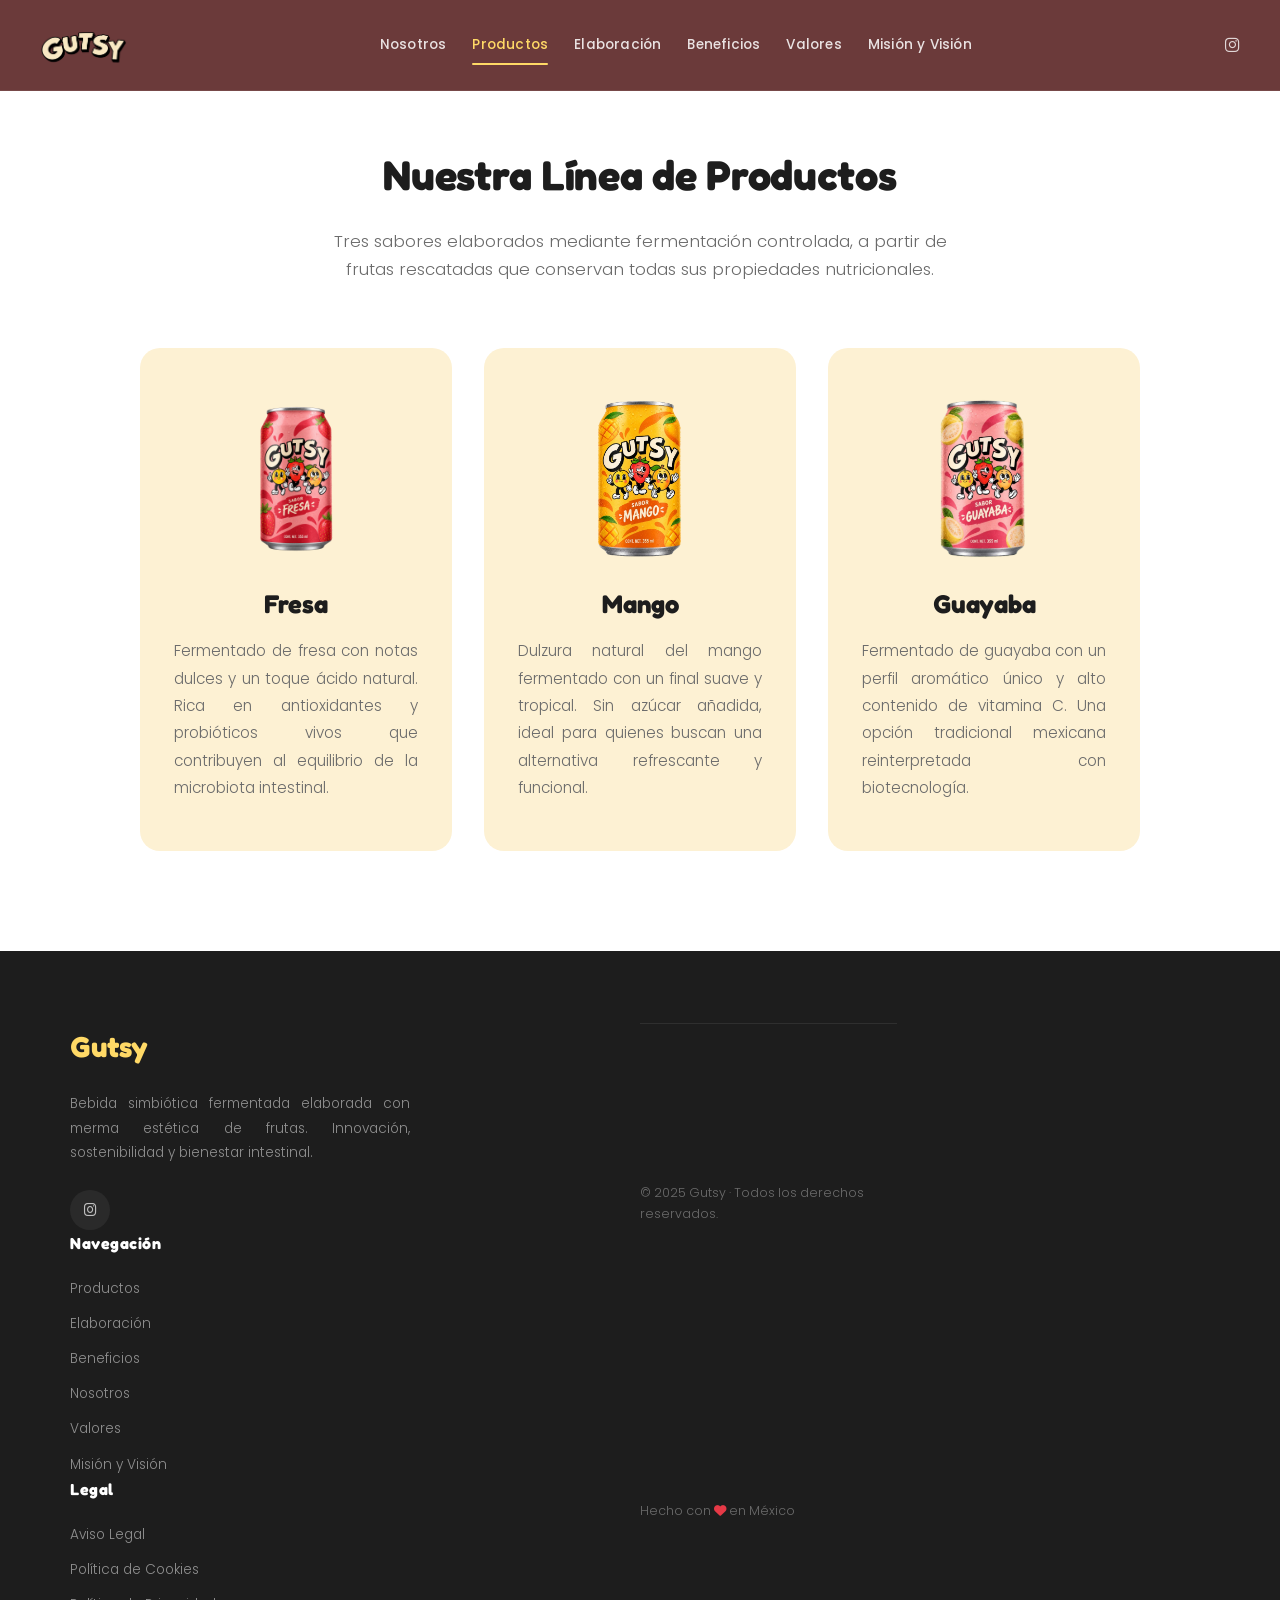
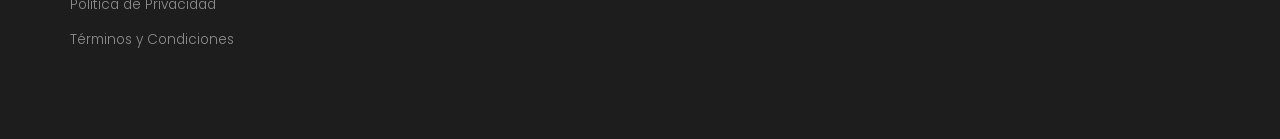
<file: productos.html>
<!DOCTYPE html>
<html lang="es" class="no-js">
<head>
    <meta charset="UTF-8" />
    <meta name="viewport" content="width=device-width, initial-scale=1, maximum-scale=1, user-scalable=0">
    <meta name="theme-color" content="#6B3A3A"/>
    <title>GUTSY | Productos</title>
    <meta name="description" content="Descubre la línea de bebidas simbióticas fermentadas de Gutsy: fresa, mango y guayaba.">
    <link rel="icon" type="image/png" href="Img/Icono.png">

    <link rel="preconnect" href="https://fonts.googleapis.com">
    <link rel="preconnect" href="https://fonts.gstatic.com" crossorigin>
    <link href="https://fonts.googleapis.com/css2?family=Poppins:wght@300;400;500;600;700&family=Fredoka+One&display=swap" rel="stylesheet">
    <link rel="stylesheet" href="https://cdnjs.cloudflare.com/ajax/libs/font-awesome/6.5.0/css/all.min.css">
    <link rel="stylesheet" href="style/estilos.css">
</head>
<body>

    <div id="top"></div>

    <!-- ===== HEADER ===== -->
    <header class="header" id="header">
        <div class="header-inner">
            <a href="index.html" class="logo-left">
                <img src="Img/Logotipo.png" alt="Gutsy" class="logo-img">
            </a>

            <nav class="nav-main">
                <a href="nosotros.html">Nosotros</a>
                <a href="productos.html" class="active">Productos</a>
                <a href="elaboracion.html">Elaboración</a>
                <a href="beneficios.html">Beneficios</a>
                <a href="valores.html">Valores</a>
                <a href="mision-vision.html">Misión y Visión</a>
            </nav>

            <div class="nav-icons">
                <a href="https://www.instagram.com/gutsy_mbiotica/" target="_blank" rel="noopener" aria-label="Instagram"><i class="fab fa-instagram"></i></a>
                <!-- <a href="https://www.tiktok.com/@TU_USUARIO" target="_blank" rel="noopener" aria-label="TikTok"><i class="fab fa-tiktok"></i></a>
                <a href="https://www.facebook.com/TU_PAGINA" target="_blank" rel="noopener" aria-label="Facebook"><i class="fab fa-facebook-f"></i></a> -->
                <button class="menu-toggle" id="menuToggle" aria-label="Menú">
                    <i class="fas fa-bars"></i>
                </button>
            </div>
        </div>
    </header>

    <!-- Mobile Nav -->
    <nav class="nav-mobile" id="navMobile">
        <a href="nosotros.html">Nosotros</a>
        <a href="productos.html" class="active">Productos</a>
        <a href="elaboracion.html">Elaboración</a>
        <a href="beneficios.html">Beneficios</a>
        <a href="valores.html">Valores</a>
        <a href="mision-vision.html">Misión y Visión</a>
    </nav>

    <!-- ===== PRODUCTOS ===== -->
    <section class="section productos page-section">
        <div class="section-inner">
            <h2 class="section-title">Nuestra Línea de Productos</h2>
            <p class="section-subtitle">Tres sabores elaborados mediante fermentación controlada, a partir de frutas rescatadas que conservan todas sus propiedades nutricionales.</p>

            <div class="productos-grid">
                <div class="producto-card fade-in">
                    <img src="Img/Lata sabor fresa.png" alt="Bebida fermentada de fresa Gutsy" class="producto-imagen">
                    <h3>Fresa</h3>
                    <p>Fermentado de fresa con notas dulces y un toque ácido natural. Rica en antioxidantes y probióticos vivos que contribuyen al equilibrio de la microbiota intestinal.</p>
                </div>

                <div class="producto-card fade-in">
                    <img src="Img/Lata_sabor_mango.png" alt="Bebida fermentada de mango Gutsy" class="producto-imagen">
                    <h3>Mango</h3>
                    <p>Dulzura natural del mango fermentado con un final suave y tropical. Sin azúcar añadida, ideal para quienes buscan una alternativa refrescante y funcional.</p>
                </div>

                <div class="producto-card fade-in">
                    <img src="Img/Lata sabor guayaba.png" alt="Bebida fermentada de guayaba Gutsy" class="producto-imagen">
                    <h3>Guayaba</h3>
                    <p>Fermentado de guayaba con un perfil aromático único y alto contenido de vitamina C. Una opción tradicional mexicana reinterpretada con biotecnología.</p>
                </div>
            </div>
        </div>
    </section>

    <!-- ===== FOOTER ===== -->
    <footer class="footer">
        <div class="footer-inner">
            <div class="footer-grid">
                <div class="footer-brand">
                    <h3 style="font-family: var(--font-display); font-size: 1.8rem; color: var(--gutsy-yellow);">Gutsy</h3>
                    <p>Bebida simbiótica fermentada elaborada con merma estética de frutas. Innovación, sostenibilidad y bienestar intestinal.</p>
                    <div class="footer-social">
                        <a href="https://www.instagram.com/gutsy_mbiotica/" target="_blank" rel="noopener" aria-label="Instagram"><i class="fab fa-instagram"></i></a>
                        <!-- <a href="https://www.tiktok.com/@TU_USUARIO" target="_blank" rel="noopener" aria-label="TikTok"><i class="fab fa-tiktok"></i></a>
                        <a href="https://www.facebook.com/TU_PAGINA" target="_blank" rel="noopener" aria-label="Facebook"><i class="fab fa-facebook-f"></i></a>
                    </div> -->
                </div>

                <div>
                    <h4>Navegación</h4>
                    <div class="footer-links">
                        <a href="productos.html">Productos</a>
                        <a href="elaboracion.html">Elaboración</a>
                        <a href="beneficios.html">Beneficios</a>
                        <a href="nosotros.html">Nosotros</a>
                        <a href="valores.html">Valores</a>
                        <a href="mision-vision.html">Misión y Visión</a>
                    </div>
                </div>

                <div>
                    <h4>Legal</h4>
                    <div class="footer-links">
                        <a href="#">Aviso Legal</a>
                        <a href="#">Política de Cookies</a>
                        <a href="#">Política de Privacidad</a>
                        <a href="#">Términos y Condiciones</a>
                    </div>
                </div>
            </div>

            <div class="footer-bottom">
                <span>© 2025 Gutsy · Todos los derechos reservados.</span>
                <span>Hecho con <i class="fas fa-heart" style="color: var(--gutsy-red);"></i> en México</span>
            </div>
        </div>
    </footer>

    <button class="scroll-top" id="scrollTop" aria-label="Volver arriba">
        <i class="fas fa-chevron-up"></i>
    </button>

    <script>
        // ===== MOBILE MENU =====
        const menuToggle = document.getElementById('menuToggle');
        const navMobile = document.getElementById('navMobile');

        menuToggle.addEventListener('click', () => {
            navMobile.classList.toggle('active');
            const icon = menuToggle.querySelector('i');
            if (navMobile.classList.contains('active')) {
                icon.classList.remove('fa-bars');
                icon.classList.add('fa-times');
            } else {
                icon.classList.remove('fa-times');
                icon.classList.add('fa-bars');
            }
        });

        // ===== SCROLL TOP =====
        const scrollTop = document.getElementById('scrollTop');
        window.addEventListener('scroll', () => {
            if (window.scrollY > 400) {
                scrollTop.classList.add('visible');
            } else {
                scrollTop.classList.remove('visible');
            }
        });
        scrollTop.addEventListener('click', () => {
            window.scrollTo({ top: 0, behavior: 'smooth' });
        });

        // ===== HEADER SHADOW =====
        const header = document.getElementById('header');
        window.addEventListener('scroll', () => {
            if (window.scrollY > 50) {
                header.style.boxShadow = '0 4px 30px rgba(0,0,0,0.2)';
            } else {
                header.style.boxShadow = 'none';
            }
        });

        // ===== FADE IN =====
        const fadeElements = document.querySelectorAll('.fade-in');
        const fadeObserver = new IntersectionObserver((entries) => {
            entries.forEach(entry => {
                if (entry.isIntersecting) {
                    entry.target.classList.add('visible');
                    fadeObserver.unobserve(entry.target);
                }
            });
        }, { threshold: 0.1, rootMargin: '0px 0px -50px 0px' });
        fadeElements.forEach(el => fadeObserver.observe(el));
    </script>

</body>
</html>
</file>
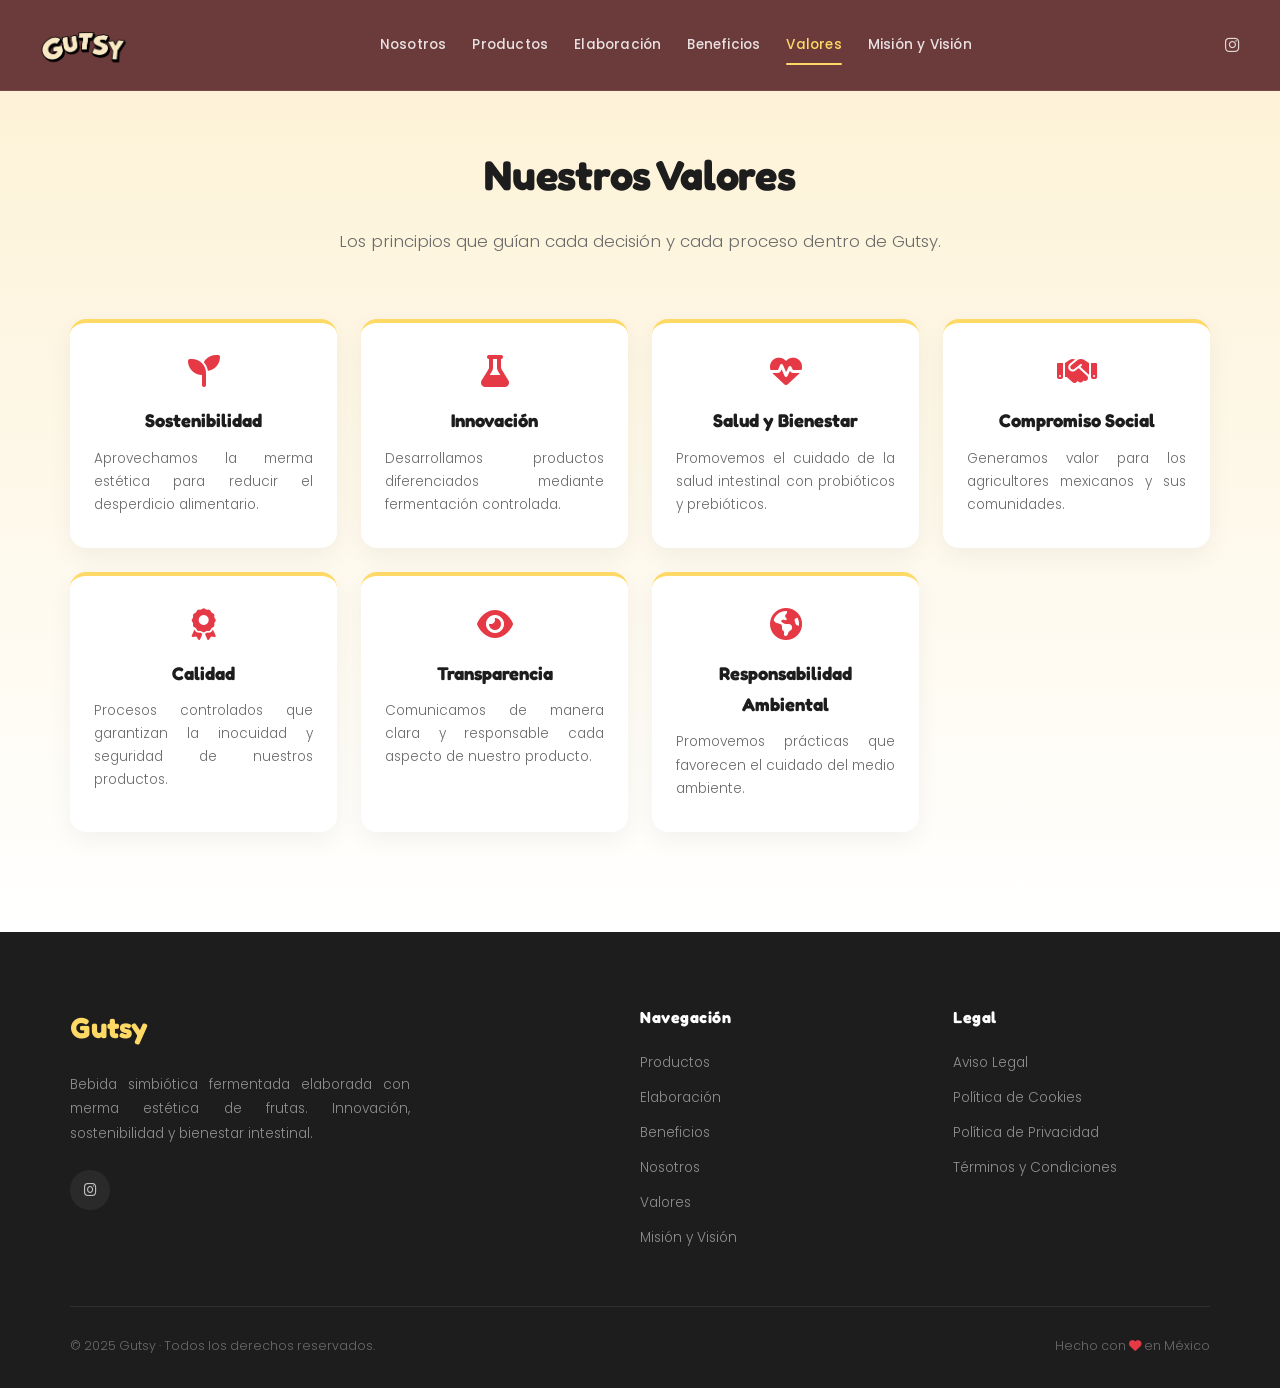
<file: valores.html>
<!DOCTYPE html>
<html lang="es" class="no-js">
<head>
    <meta charset="UTF-8" />
    <meta name="viewport" content="width=device-width, initial-scale=1, maximum-scale=1, user-scalable=0">
    <meta name="theme-color" content="#6B3A3A"/>
    <title>GUTSY | Valores</title>
    <meta name="description" content="Conoce los valores que guían a Gutsy.">
    <link rel="icon" type="image/png" href="Img/Icono.png">

    <link rel="preconnect" href="https://fonts.googleapis.com">
    <link rel="preconnect" href="https://fonts.gstatic.com" crossorigin>
    <link href="https://fonts.googleapis.com/css2?family=Poppins:wght@300;400;500;600;700&family=Fredoka+One&display=swap" rel="stylesheet">
    <link rel="stylesheet" href="https://cdnjs.cloudflare.com/ajax/libs/font-awesome/6.5.0/css/all.min.css">
    <link rel="stylesheet" href="style/estilos.css">
</head>
<body>

    <div id="top"></div>

    <!-- ===== HEADER ===== -->
    <header class="header" id="header">
        <div class="header-inner">
            <a href="index.html" class="logo-left">
                <img src="Img/Logotipo.png" alt="Gutsy" class="logo-img">
            </a>

            <nav class="nav-main">
                <a href="nosotros.html">Nosotros</a>
                <a href="productos.html">Productos</a>
                <a href="elaboracion.html">Elaboración</a>
                <a href="beneficios.html">Beneficios</a>
                <a href="valores.html" class="active">Valores</a>
                <a href="mision-vision.html">Misión y Visión</a>
            </nav>

            <div class="nav-icons">
                <a href="https://www.instagram.com/gutsy_mbiotica/" target="_blank" rel="noopener" aria-label="Instagram"><i class="fab fa-instagram"></i></a>
                <!-- <a href="https://www.tiktok.com/@TU_USUARIO" target="_blank" rel="noopener" aria-label="TikTok"><i class="fab fa-tiktok"></i></a>
                <a href="https://www.facebook.com/TU_PAGINA" target="_blank" rel="noopener" aria-label="Facebook"><i class="fab fa-facebook-f"></i></a> -->
                <button class="menu-toggle" id="menuToggle" aria-label="Menú">
                    <i class="fas fa-bars"></i>
                </button>
            </div>
        </div>
    </header>

    <!-- Mobile Nav -->
    <nav class="nav-mobile" id="navMobile">
        <a href="nosotros.html">Nosotros</a>
        <a href="productos.html">Productos</a>
        <a href="elaboracion.html">Elaboración</a>
        <a href="beneficios.html">Beneficios</a>
        <a href="valores.html" class="active">Valores</a>
        <a href="mision-vision.html">Misión y Visión</a>
    </nav>

    <!-- ===== VALORES ===== -->
    <section class="section valores page-section">
        <div class="section-inner">
            <h2 class="section-title">Nuestros Valores</h2>
            <p class="section-subtitle">Los principios que guían cada decisión y cada proceso dentro de Gutsy.</p>

            <div class="valores-grid">
                <div class="valor-card fade-in">
                    <i class="fas fa-seedling"></i>
                    <h3>Sostenibilidad</h3>
                    <p>Aprovechamos la merma estética para reducir el desperdicio alimentario.</p>
                </div>

                <div class="valor-card fade-in">
                    <i class="fas fa-flask"></i>
                    <h3>Innovación</h3>
                    <p>Desarrollamos productos diferenciados mediante fermentación controlada.</p>
                </div>

                <div class="valor-card fade-in">
                    <i class="fas fa-heartbeat"></i>
                    <h3>Salud y Bienestar</h3>
                    <p>Promovemos el cuidado de la salud intestinal con probióticos y prebióticos.</p>
                </div>

                <div class="valor-card fade-in">
                    <i class="fas fa-handshake"></i>
                    <h3>Compromiso Social</h3>
                    <p>Generamos valor para los agricultores mexicanos y sus comunidades.</p>
                </div>

                <div class="valor-card fade-in">
                    <i class="fas fa-award"></i>
                    <h3>Calidad</h3>
                    <p>Procesos controlados que garantizan la inocuidad y seguridad de nuestros productos.</p>
                </div>

                <div class="valor-card fade-in">
                    <i class="fas fa-eye"></i>
                    <h3>Transparencia</h3>
                    <p>Comunicamos de manera clara y responsable cada aspecto de nuestro producto.</p>
                </div>

                <div class="valor-card fade-in">
                    <i class="fas fa-globe-americas"></i>
                    <h3>Responsabilidad Ambiental</h3>
                    <p>Promovemos prácticas que favorecen el cuidado del medio ambiente.</p>
                </div>
            </div>
        </div>
    </section>

    <!-- ===== FOOTER ===== -->
    <footer class="footer">
        <div class="footer-inner">
            <div class="footer-grid">
                <div class="footer-brand">
                    <h3 style="font-family: var(--font-display); font-size: 1.8rem; color: var(--gutsy-yellow);">Gutsy</h3>
                    <p>Bebida simbiótica fermentada elaborada con merma estética de frutas. Innovación, sostenibilidad y bienestar intestinal.</p>
                    <div class="footer-social">
                        <a href="https://www.instagram.com/gutsy_mbiotica/" target="_blank" rel="noopener" aria-label="Instagram"><i class="fab fa-instagram"></i></a>
                        <!-- <a href="https://www.tiktok.com/@TU_USUARIO" target="_blank" rel="noopener" aria-label="TikTok"><i class="fab fa-tiktok"></i></a>
                        <a href="https://www.facebook.com/TU_PAGINA" target="_blank" rel="noopener" aria-label="Facebook"><i class="fab fa-facebook-f"></i></a> -->
                    </div>
                </div>

                <div>
                    <h4>Navegación</h4>
                    <div class="footer-links">
                        <a href="productos.html">Productos</a>
                        <a href="elaboracion.html">Elaboración</a>
                        <a href="beneficios.html">Beneficios</a>
                        <a href="nosotros.html">Nosotros</a>
                        <a href="valores.html">Valores</a>
                        <a href="mision-vision.html">Misión y Visión</a>
                    </div>
                </div>

                <div>
                    <h4>Legal</h4>
                    <div class="footer-links">
                        <a href="#">Aviso Legal</a>
                        <a href="#">Política de Cookies</a>
                        <a href="#">Política de Privacidad</a>
                        <a href="#">Términos y Condiciones</a>
                    </div>
                </div>
            </div>

            <div class="footer-bottom">
                <span>© 2025 Gutsy · Todos los derechos reservados.</span>
                <span>Hecho con <i class="fas fa-heart" style="color: var(--gutsy-red);"></i> en México</span>
            </div>
        </div>
    </footer>

    <button class="scroll-top" id="scrollTop" aria-label="Volver arriba">
        <i class="fas fa-chevron-up"></i>
    </button>

    <script>
        const menuToggle = document.getElementById('menuToggle');
        const navMobile = document.getElementById('navMobile');

        menuToggle.addEventListener('click', () => {
            navMobile.classList.toggle('active');
            const icon = menuToggle.querySelector('i');
            if (navMobile.classList.contains('active')) {
                icon.classList.remove('fa-bars');
                icon.classList.add('fa-times');
            } else {
                icon.classList.remove('fa-times');
                icon.classList.add('fa-bars');
            }
        });

        const scrollTop = document.getElementById('scrollTop');
        window.addEventListener('scroll', () => {
            if (window.scrollY > 400) scrollTop.classList.add('visible');
            else scrollTop.classList.remove('visible');
        });
        scrollTop.addEventListener('click', () => window.scrollTo({ top: 0, behavior: 'smooth' }));

        const header = document.getElementById('header');
        window.addEventListener('scroll', () => {
            if (window.scrollY > 50) header.style.boxShadow = '0 4px 30px rgba(0,0,0,0.2)';
            else header.style.boxShadow = 'none';
        });

        const fadeElements = document.querySelectorAll('.fade-in');
        const fadeObserver = new IntersectionObserver((entries) => {
            entries.forEach(entry => {
                if (entry.isIntersecting) {
                    entry.target.classList.add('visible');
                    fadeObserver.unobserve(entry.target);
                }
            });
        }, { threshold: 0.1, rootMargin: '0px 0px -50px 0px' });
        fadeElements.forEach(el => fadeObserver.observe(el));
    </script>

</body>
</html>
</file>
<file: style/estilos.css>
/* ===== RESET Y VARIABLES ===== */
* {
    margin: 0;
    padding: 0;
    box-sizing: border-box;
}

:root {
    --gutsy-yellow: #FFD966;
    --gutsy-yellow-light: #fcecbb;
    --gutsy-red: #E63946;
    --gutsy-red-dark: #C1121F;
    --gutsy-orange: #F4A261;
    --gutsy-green: #2A9D8F;
    --gutsy-dark: #1D1D1D;
    --gutsy-gray: #4A4A4A;
    --gutsy-gray-light: #6B6B6B;
    --gutsy-cream: #fdf1d3;
    --gutsy-white: #FFFFFF;
    --gutsy-brown: #6B3A3A;
    --font-display: 'Fredoka One', cursive;
    --font-body: 'Poppins', sans-serif;
}

html {
    scroll-behavior: smooth;
}

body {
    font-family: var(--font-body);
    color: var(--gutsy-dark);
    background-color: var(--gutsy-white);
    overflow-x: hidden;
    line-height: 1.7;
    font-weight: 400;
}

p {
    text-align: justify;
    text-justify: inter-word;
}

img {
    max-width: 100%;
    height: auto;
    display: block;
}

a {
    text-decoration: none;
    color: inherit;
}

ul {
    list-style: none;
}

/* ===== HEADER ===== */
.header {
    position: fixed;
    top: 0;
    left: 0;
    width: 100%;
    z-index: 1000;
    background-color: var(--gutsy-brown);
    transition: all 0.3s ease;
    border-bottom: 1px solid rgba(255, 255, 255, 0.08);
}

.header-inner {
    max-width: 1400px;
    margin: 0 auto;
    padding: 0 40px;
    display: flex;
    align-items: center;
    justify-content: space-between;
    height: 90px;
    gap: 32px;
}

.logo-left {
    display: flex;
    align-items: center;
    flex-shrink: 0;
}

.logo-img {
    height: 65px;
    width: auto;
    transition: height 0.3s ease;
}

.nav-main {
    display: flex;
    align-items: center;
    gap: 26px;
    flex: 1;
    justify-content: center;
}

.nav-main a {
    font-weight: 500;
    font-size: 0.85rem;
    color: rgba(255, 255, 255, 0.85);
    transition: color 0.3s;
    position: relative;
    letter-spacing: 0.2px;
    white-space: nowrap;
    padding: 8px 0;
}

.nav-main a::after {
    content: '';
    position: absolute;
    bottom: 0;
    left: 0;
    width: 0;
    height: 2px;
    background-color: var(--gutsy-yellow);
    border-radius: 2px;
    transition: width 0.3s;
}

.nav-main a:hover::after,
.nav-main a.active::after {
    width: 100%;
}

.nav-main a:hover,
.nav-main a.active {
    color: var(--gutsy-yellow);
}

.nav-icons {
    display: flex;
    align-items: center;
    gap: 16px;
    flex-shrink: 0;
}

.nav-icons a {
    font-size: 1.05rem;
    color: rgba(255, 255, 255, 0.8);
    transition: color 0.3s, transform 0.3s;
    padding: 8px 0;
}

.nav-icons a:hover {
    color: var(--gutsy-yellow);
    transform: scale(1.1);
}

.menu-toggle {
    display: none;
    background: none;
    border: none;
    font-size: 1.4rem;
    color: #FFFFFF;
    cursor: pointer;
}

.nav-mobile {
    display: none;
    position: fixed;
    top: 90px;
    left: 0;
    width: 100%;
    background-color: var(--gutsy-brown);
    padding: 32px;
    box-shadow: 0 20px 40px rgba(0, 0, 0, 0.2);
    flex-direction: column;
    gap: 8px;
    z-index: 999;
}

.nav-mobile.active {
    display: flex;
}

.nav-mobile a {
    font-weight: 500;
    font-size: 1rem;
    padding: 14px 0;
    border-bottom: 1px solid rgba(255, 255, 255, 0.08);
    color: rgba(255, 255, 255, 0.85);
    transition: color 0.3s;
}

.nav-mobile a:hover,
.nav-mobile a.active {
    color: var(--gutsy-yellow);
}

.nav-mobile a:last-child {
    border-bottom: none;
}

/* ===== CARRUSEL HERO ===== */
.hero-carrusel {
    margin-top: 90px;
    position: relative;
    width: 100%;
    height: calc(100vh - 90px);
    min-height: 600px;
    max-height: 800px;
    overflow: hidden;
    background: var(--gutsy-red);
}

.slides-container {
    position: relative;
    width: 100%;
    height: 100%;
}

.slide {
    position: absolute;
    top: 0;
    left: 0;
    width: 100%;
    height: 100%;
    opacity: 0;
    visibility: hidden;
    transition: opacity 0.8s ease, visibility 0.8s ease;
    display: grid;
    grid-template-columns: 1fr 1fr;
    align-items: center;
    padding: 0 80px;
    gap: 60px;
}

.slide.active {
    opacity: 1;
    visibility: visible;
    z-index: 2;
}

.slide:nth-child(1) { background: linear-gradient(135deg, #E76F51 0%, #6B3A3A 100%); }
.slide:nth-child(2) { background: linear-gradient(135deg, #F4B942 0%, #E76F51 100%); }
.slide:nth-child(3) { background: linear-gradient(135deg, #5AA88E 0%, #2E5A4A 100%); }
.slide:nth-child(4) { background: linear-gradient(135deg, #fcda95 5%, #F4B942 100%); }

.slide-image {
    display: flex;
    align-items: center;
    justify-content: center;
    position: relative;
    z-index: 2;
    height: 100%;
    padding: 40px 0;
}

.slide-image img {
    max-height: 90%;
    max-width: 95%;
    width: auto;
    height: auto;
    object-fit: contain;
    filter: drop-shadow(0 30px 60px rgba(0, 0, 0, 0.35));
    border-radius: 12px;
    animation: floatImage 4s ease-in-out infinite;
}

@keyframes floatImage {
    0%, 100% { transform: translateY(0); }
    50% { transform: translateY(-12px); }
}

.slide-content {
    color: var(--gutsy-white);
    position: relative;
    z-index: 2;
    max-width: 520px;
}

.slide-content .slide-tag {
    display: inline-block;
    background: rgba(255, 255, 255, 0.2);
    backdrop-filter: blur(10px);
    padding: 8px 20px;
    border-radius: 50px;
    font-size: 0.75rem;
    font-weight: 600;
    letter-spacing: 1.5px;
    text-transform: uppercase;
    margin-bottom: 24px;
    border: 1px solid rgba(255, 255, 255, 0.25);
}

.slide-content h2 {
    font-family: var(--font-display);
    font-size: clamp(2rem, 3.5vw, 3.2rem);
    line-height: 1.15;
    margin-bottom: 20px;
    text-shadow:
        0 2px 4px rgba(0, 0, 0, 0.25),
        0 4px 12px rgba(0, 0, 0, 0.15);
}

.slide-content p {
    font-size: 1.05rem;
    line-height: 1.7;
    margin-bottom: 32px;
    opacity: 1;
    font-weight: 400;
    text-shadow: 0 1px 3px rgba(0, 0, 0, 0.25);
}

.slide-link {
    display: inline-flex;
    align-items: center;
    gap: 10px;
    font-weight: 600;
    font-size: 0.95rem;
    color: var(--gutsy-white);
    border-bottom: 2px solid var(--gutsy-white);
    padding-bottom: 4px;
    transition: all 0.3s;
}

.slide-link i {
    transition: transform 0.3s;
}

.slide-link:hover i {
    transform: translateX(6px);
}

.slide-link:hover {
    gap: 16px;
}

.carrusel-nav {
    position: absolute;
    bottom: 40px;
    left: 50%;
    transform: translateX(-50%);
    display: flex;
    align-items: center;
    gap: 24px;
    z-index: 10;
}

.carrusel-arrow {
    width: 48px;
    height: 48px;
    border-radius: 50%;
    background: rgba(255, 255, 255, 0.15);
    backdrop-filter: blur(10px);
    border: 1px solid rgba(255, 255, 255, 0.3);
    color: var(--gutsy-white);
    font-size: 1rem;
    cursor: pointer;
    display: flex;
    align-items: center;
    justify-content: center;
    transition: all 0.3s;
}

.carrusel-arrow:hover {
    background: var(--gutsy-white);
    color: var(--gutsy-dark);
    transform: scale(1.1);
}

.carrusel-dots {
    display: flex;
    gap: 12px;
    align-items: center;
}

.dot {
    width: 10px;
    height: 10px;
    border-radius: 50%;
    background: rgba(255, 255, 255, 0.4);
    cursor: pointer;
    transition: all 0.3s;
    border: none;
    padding: 0;
}

.dot.active {
    background: var(--gutsy-white);
    width: 32px;
    border-radius: 6px;
}

.dot:hover {
    background: rgba(255, 255, 255, 0.8);
}

/* ===== SECCIONES ===== */
.section {
    padding: 100px 32px;
    scroll-margin-top: 90px;
}

.section-inner {
    max-width: 1140px;
    margin: 0 auto;
}

.section-title {
    font-family: var(--font-display);
    font-size: clamp(1.8rem, 3.5vw, 2.6rem);
    color: var(--gutsy-dark);
    text-align: center;
    margin-bottom: 16px;
    letter-spacing: -0.3px;
}

.section-subtitle {
    text-align: center;
    color: var(--gutsy-gray-light);
    font-size: 1.05rem;
    max-width: 640px;
    margin: 0 auto 64px;
    font-weight: 300;
    line-height: 1.7;
}

/* Página con padding superior para el header fijo */
.page-section {
    padding-top: 140px;
}

/* ===== PRODUCTOS ===== */
.productos {
    background-color: var(--gutsy-white);
}

.productos-grid {
    display: grid;
    grid-template-columns: repeat(auto-fit, minmax(300px, 1fr));
    gap: 32px;
    max-width: 1000px;
    margin: 0 auto;
}

.producto-card {
    background: var(--gutsy-cream);
    border-radius: 20px;
    padding: 48px 32px;
    text-align: center;
    transition: all 0.3s;
    border: 2px solid transparent;
}

.producto-card:hover {
    transform: translateY(-8px);
    border-color: var(--gutsy-yellow);
    box-shadow: 0 20px 50px rgba(0, 0, 0, 0.1);
}

.producto-imagen {
    width: 160px;
    height: 160px;
    margin: 0 auto 24px;
    display: block;
    object-fit: contain;
    transition: transform 0.4s ease;
}

.producto-card:hover .producto-imagen {
    transform: scale(1.1) rotate(-3deg);
}

.producto-card h3 {
    font-family: var(--font-display);
    font-size: 1.6rem;
    margin-bottom: 12px;
    color: var(--gutsy-dark);
}

.producto-card p {
    font-size: 0.95rem;
    color: var(--gutsy-gray-light);
    line-height: 1.8;
    font-weight: 300;
}

/* ===== BENEFICIOS ===== */
.beneficios {
    background: linear-gradient(180deg, var(--gutsy-cream) 0%, var(--gutsy-white) 100%);
}

.beneficios-grid {
    display: grid;
    grid-template-columns: repeat(auto-fit, minmax(240px, 1fr));
    gap: 40px;
}

.beneficio-item {
    text-align: center;
    padding: 24px;
}

.beneficio-icon {
    width: 72px;
    height: 72px;
    background: var(--gutsy-white);
    border-radius: 50%;
    display: flex;
    align-items: center;
    justify-content: center;
    margin: 0 auto 24px;
    font-size: 1.6rem;
    color: var(--gutsy-red);
    box-shadow: 0 8px 24px rgba(0, 0, 0, 0.06);
    border: 1px solid rgba(0, 0, 0, 0.04);
}

.beneficio-item h3 {
    font-family: var(--font-display);
    font-size: 1.15rem;
    margin-bottom: 10px;
    color: var(--gutsy-dark);
}

.beneficio-item p {
    font-size: 0.88rem;
    color: var(--gutsy-gray-light);
    line-height: 1.7;
    font-weight: 300;
}

/* ===== ELABORACIÓN ===== */
.elaboracion {
    background-color: var(--gutsy-white);
}

.elaboracion-grid {
    display: grid;
    grid-template-columns: repeat(auto-fit, minmax(240px, 1fr));
    gap: 32px;
    position: relative;
}

.paso-card {
    background: var(--gutsy-cream);
    border-radius: 18px;
    padding: 40px 28px;
    text-align: center;
    position: relative;
    transition: all 0.3s;
    border-top: 4px solid var(--gutsy-yellow);
}

.paso-card:hover {
    transform: translateY(-6px);
    box-shadow: 0 16px 40px rgba(0, 0, 0, 0.08);
}

.paso-numero {
    position: absolute;
    top: -20px;
    left: 50%;
    transform: translateX(-50%);
    width: 48px;
    height: 48px;
    background: var(--gutsy-red);
    color: var(--gutsy-white);
    border-radius: 50%;
    display: flex;
    align-items: center;
    justify-content: center;
    font-family: var(--font-display);
    font-size: 1.3rem;
    box-shadow: 0 6px 20px rgba(230, 57, 70, 0.3);
}

.paso-imagen {
    width: 100%;
    height: 140px;
    margin: 0 auto 20px;
    display: flex;
    align-items: center;
    justify-content: center;
    overflow: hidden;
    border-radius: 12px;
}

.paso-imagen img {
    max-width: 100%;
    max-height: 100%;
    width: auto;
    height: auto;
    object-fit: contain;
    display: block;
    transition: transform 0.4s ease;
}

.paso-card:hover .paso-imagen img {
    transform: scale(1.06);
}

.paso-card h3 {
    font-family: var(--font-display);
    font-size: 1.2rem;
    margin-bottom: 12px;
    color: var(--gutsy-dark);
}

.paso-card p {
    font-size: 0.88rem;
    color: var(--gutsy-gray-light);
    line-height: 1.7;
    font-weight: 300;
}

/* ===== NOSOTROS ===== */
.nosotros {
    background-color: var(--gutsy-white);
}

.nosotros-content {
    display: grid;
    grid-template-columns: 1fr 1fr;
    gap: 72px;
    align-items: center;
}

.nosotros-text h2 {
    font-family: var(--font-display);
    font-size: 2.2rem;
    margin-bottom: 24px;
    color: var(--gutsy-dark);
    letter-spacing: -0.3px;
}

.nosotros-text p {
    color: var(--gutsy-gray-light);
    margin-bottom: 18px;
    font-size: 0.95rem;
    font-weight: 300;
    line-height: 1.8;
}

.nosotros-text .highlight {
    background: var(--gutsy-yellow-light);
    padding: 2px 8px;
    border-radius: 4px;
    font-weight: 500;
    color: var(--gutsy-dark);
}

.nosotros-img {
    background: var(--gutsy-yellow-light);
    border-radius: 20px;
    padding: 24px;
    display: flex;
    align-items: center;
    justify-content: center;
    min-height: 400px;
}

.nosotros-img img {
    max-width: 100%;
    max-height: 500px;
    border-radius: 12px;
    object-fit: contain;
}

/* ===== VALORES ===== */
.valores {
    background: linear-gradient(180deg, var(--gutsy-cream) 0%, var(--gutsy-white) 100%);
}

.valores .section-title {
    color: var(--gutsy-dark);
}

.valores-grid {
    display: grid;
    grid-template-columns: repeat(auto-fit, minmax(220px, 1fr));
    gap: 24px;
}

.valor-card {
    background: var(--gutsy-white);
    border-radius: 16px;
    padding: 32px 24px;
    text-align: center;
    border-top: 4px solid var(--gutsy-yellow);
    box-shadow: 0 8px 24px rgba(0, 0, 0, 0.05);
    transition: all 0.3s;
}

.valor-card:hover {
    transform: translateY(-6px);
    box-shadow: 0 16px 40px rgba(0, 0, 0, 0.1);
}

.valor-card i {
    font-size: 2rem;
    margin-bottom: 18px;
    color: var(--gutsy-red);
}

.valor-card h3 {
    font-family: var(--font-display);
    font-size: 1.15rem;
    margin-bottom: 10px;
    color: var(--gutsy-dark);
}

.valor-card p {
    font-size: 0.85rem;
    color: var(--gutsy-gray-light);
    line-height: 1.7;
    font-weight: 300;
}

/* ============================================================
   ===== MISIÓN / VISIÓN (estilo card con imagen superior) =====
   ============================================================ */

.mv {
    background-color: var(--gutsy-white);
}

.mv-grid {
    display: grid;
    grid-template-columns: 1fr 1fr;
    gap: 32px;
    max-width: 1000px;
    margin: 0 auto;
}

.mv-card {
    background: var(--gutsy-cream);
    border-radius: 20px;
    overflow: hidden;
    box-shadow: 0 12px 32px rgba(0, 0, 0, 0.06);
    transition: transform 0.3s ease, box-shadow 0.3s ease;
    display: flex;
    flex-direction: column;
}

.mv-card:hover {
    transform: translateY(-6px);
    box-shadow: 0 20px 48px rgba(0, 0, 0, 0.12);
}

/* Imagen superior que ocupa todo el ancho */
.mv-card-image {
    width: 100%;
    height: 240px;
    overflow: hidden;
    position: relative;
}

.mv-card-image img {
    width: 100%;
    height: 100%;
    object-fit: cover;
    object-position: center;
    display: block;
    transition: transform 0.6s ease;
}

.mv-card:hover .mv-card-image img {
    transform: scale(1.05);
}

/* Cuerpo de la card (texto) */
.mv-card-body {
    padding: 40px 36px 44px;
    flex: 1;
    display: flex;
    flex-direction: column;
}

.mv-card-body h3 {
    font-family: var(--font-display);
    font-size: 1.8rem;
    margin-bottom: 16px;
    color: var(--gutsy-dark);
    letter-spacing: -0.3px;
}

.mv-card-body p {
    color: var(--gutsy-gray-light);
    font-size: 0.95rem;
    font-weight: 300;
    line-height: 1.8;
    text-align: justify;
    text-justify: inter-word;
}

/* ===== FOOTER ===== */
.footer {
    background: var(--gutsy-dark);
    color: var(--gutsy-white);
    padding: 72px 32px 32px;
}

.footer-inner {
    max-width: 1140px;
    margin: 0 auto;
}

.footer-grid {
    display: grid;
    grid-template-columns: 2fr 1fr 1fr;
    gap: 56px;
    margin-bottom: 56px;
}

.footer-brand p {
    color: rgba(255, 255, 255, 0.5);
    font-size: 0.85rem;
    margin-top: 20px;
    max-width: 340px;
    font-weight: 300;
    line-height: 1.8;
}

.footer h4 {
    font-family: var(--font-display);
    font-size: 1rem;
    margin-bottom: 20px;
    color: var(--gutsy-white);
    letter-spacing: 0.5px;
}

.footer-links {
    display: flex;
    flex-direction: column;
    gap: 12px;
}

.footer-links a {
    color: rgba(255, 255, 255, 0.5);
    font-size: 0.85rem;
    transition: color 0.3s;
    font-weight: 300;
}

.footer-links a:hover {
    color: var(--gutsy-yellow);
}

.footer-social {
    display: flex;
    gap: 12px;
    margin-top: 24px;
}

.footer-social a {
    width: 40px;
    height: 40px;
    background: rgba(255, 255, 255, 0.06);
    border-radius: 50%;
    display: flex;
    align-items: center;
    justify-content: center;
    color: rgba(255, 255, 255, 0.7);
    transition: all 0.3s;
    font-size: 0.9rem;
}

.footer-social a:hover {
    background: var(--gutsy-yellow);
    color: var(--gutsy-dark);
    transform: translateY(-3px);
}

.footer-bottom {
    border-top: 1px solid rgba(255, 255, 255, 0.08);
    padding-top: 28px;
    display: flex;
    justify-content: space-between;
    align-items: center;
    flex-wrap: wrap;
    gap: 16px;
    font-size: 0.78rem;
    color: rgba(255, 255, 255, 0.35);
    font-weight: 300;
}

.footer-bottom a {
    color: rgba(255, 255, 255, 0.35);
    transition: color 0.3s;
}

.footer-bottom a:hover {
    color: var(--gutsy-yellow);
}

/* ===== SCROLL TOP ===== */
.scroll-top {
    position: fixed;
    bottom: 32px;
    right: 32px;
    width: 46px;
    height: 46px;
    background: var(--gutsy-brown);
    border-radius: 50%;
    display: flex;
    align-items: center;
    justify-content: center;
    color: var(--gutsy-white);
    font-size: 1rem;
    box-shadow: 0 4px 16px rgba(0, 0, 0, 0.15);
    z-index: 997;
    opacity: 0;
    visibility: hidden;
    transition: all 0.3s;
    cursor: pointer;
    border: none;
}

.scroll-top.visible {
    opacity: 1;
    visibility: visible;
}

.scroll-top:hover {
    background: var(--gutsy-yellow);
    color: var(--gutsy-dark);
    transform: translateY(-4px);
}

/* ============================================================
   ===== RESPONSIVE =====
   ============================================================ */

/* ===== TABLET GRANDE / LAPTOP PEQUEÑA (<= 1100px) ===== */
@media (max-width: 1100px) {
    .nav-main a {
        font-size: 0.75rem;
    }

    .header-inner {
        padding: 0 24px;
        gap: 16px;
    }

    .nav-main {
        gap: 16px;
    }
}

/* ===== TABLET / MÓVIL GRANDE (<= 900px) ===== */
@media (max-width: 900px) {
    /* Header */
    .nav-main {
        display: none;
    }

    .menu-toggle {
        display: block;
    }

    .header-inner {
        justify-content: space-between;
    }

    /* --- CARRUSEL EN MÓVIL --- */
    .hero-carrusel {
        height: auto;
        min-height: auto;
        max-height: none;
    }

    .slides-container {
        position: relative;
        width: 100%;
        height: auto;
        min-height: calc(100vh - 90px);
    }

    .slide {
        position: absolute;
        top: 0;
        left: 0;
        width: 100%;
        height: 100%;
        min-height: calc(100vh - 90px);
        display: flex;
        flex-direction: column;
        justify-content: center;
        align-items: center;
        text-align: center;
        padding: 32px 24px 100px;
        gap: 20px;
    }

    .slide-image {
        display: flex;
        align-items: center;
        justify-content: center;
        height: auto;
        max-height: none;
        padding: 0;
        margin: 0;
        width: 100%;
    }

    .slide-image img {
        max-height: 260px;
        max-width: 80%;
        width: auto;
        height: auto;
        animation: floatImage 4s ease-in-out infinite;
        filter: drop-shadow(0 20px 40px rgba(0, 0, 0, 0.3));
    }

    .slide-content {
        max-width: 100%;
        width: 100%;
        margin: 0 auto;
        padding: 0;
    }

    .slide-content .slide-tag {
        display: inline-block;
        background: rgba(255, 255, 255, 0.25);
        backdrop-filter: blur(10px);
        padding: 8px 20px;
        border-radius: 50px;
        font-size: 0.75rem;
        font-weight: 700;
        letter-spacing: 1.5px;
        text-transform: uppercase;
        margin-bottom: 24px;
        border: 1px solid rgba(255, 255, 255, 0.4);
        text-shadow: 0 1px 2px rgba(0, 0, 0, 0.2);
    }

    .slide-content h2 {
        font-family: var(--font-display);
        font-size: clamp(2rem, 3.5vw, 3.2rem);
        line-height: 1.15;
        margin-bottom: 20px;
        text-shadow:
            0 2px 4px rgba(0, 0, 0, 0.25),
            0 4px 12px rgba(0, 0, 0, 0.15);
    }

    .slide-content p {
        font-size: 0.9rem;
        line-height: 1.6;
        margin-bottom: 22px;
    }

    .slide-link {
        display: inline-flex;
        align-items: center;
        gap: 10px;
        font-weight: 700;
        font-size: 0.95rem;
        color: var(--gutsy-white);
        border-bottom: 2px solid var(--gutsy-white);
        padding-bottom: 4px;
        transition: all 0.3s;
        text-shadow: 0 1px 3px rgba(0, 0, 0, 0.25);
    }

    /* Nav del carrusel */
    .carrusel-nav {
        bottom: 28px;
        gap: 18px;
    }

    .carrusel-arrow {
        width: 42px;
        height: 42px;
        font-size: 0.9rem;
    }

    /* Otras secciones */
    .nosotros-content,
    .mv-grid {
        grid-template-columns: 1fr;
        gap: 32px;
    }

    .footer-grid {
        grid-template-columns: 1fr;
        gap: 40px;
    }

    .section {
        padding: 72px 24px;
    }

    .page-section {
        padding-top: 120px;
    }

    .section-subtitle {
        margin-bottom: 48px;
    }

    /* Cards MV */
    .mv-card-image {
        height: 220px;
    }
}

/* ===== MÓVIL (<= 600px) ===== */
@media (max-width: 600px) {
    /* Header */
    .header-inner {
        height: 72px;
        padding: 0 16px;
    }

    .logo-img {
        height: 48px;
    }

    .nav-mobile {
        top: 72px;
        padding: 24px;
    }

    /* --- CARRUSEL EN MÓVIL PEQUEÑO --- */
    .hero-carrusel {
        margin-top: 72px;
    }

    .slides-container {
        min-height: calc(100vh - 72px);
    }

    .slide {
        min-height: calc(100vh - 72px);
        padding: 24px 18px 90px;
        gap: 16px;
    }

    .slide-image img {
        max-height: 200px;
        max-width: 75%;
    }

    .slide-content .slide-tag {
        font-size: 0.65rem;
        padding: 5px 14px;
        letter-spacing: 1px;
        margin-bottom: 12px;
    }

    .slide-content h2 {
        font-size: 1.35rem;
        line-height: 1.25;
        margin-bottom: 10px;
    }

    .slide-content p {
        font-size: 0.82rem;
        line-height: 1.55;
        margin-bottom: 18px;
    }

    .slide-link {
        font-size: 0.8rem;
        gap: 6px;
    }

    .slide-link:hover {
        gap: 10px;
    }

    /* Nav del carrusel */
    .carrusel-nav {
        bottom: 18px;
        gap: 12px;
    }

    .carrusel-arrow {
        width: 36px;
        height: 36px;
        font-size: 0.8rem;
    }

    .dot {
        width: 8px;
        height: 8px;
    }

    .dot.active {
        width: 24px;
    }

    /* Secciones */
    .section {
        padding: 56px 18px;
    }

    .page-section {
        padding-top: 96px;
    }

    .section-title {
        font-size: 1.5rem;
    }

    .section-subtitle {
        font-size: 0.9rem;
        margin-bottom: 40px;
    }

    /* Productos */
    .productos-grid {
        grid-template-columns: 1fr;
        gap: 20px;
    }

    .producto-card {
        padding: 32px 24px;
    }

    .producto-imagen {
        width: 130px;
        height: 130px;
    }

    .producto-card h3 {
        font-size: 1.35rem;
    }

    .producto-card p {
        font-size: 0.88rem;
    }

    /* Beneficios */
    .beneficios-grid {
        gap: 24px;
    }

    /* Elaboración */
    .elaboracion-grid {
        gap: 40px 20px;
    }

    .paso-card {
        padding: 36px 22px;
    }

    /* Valores */
    .valores-grid {
        grid-template-columns: 1fr;
        gap: 18px;
    }

    /* ===== Cards MV en móvil ===== */
    .mv-grid {
        gap: 24px;
    }

    .mv-card {
        border-radius: 16px;
    }

    .mv-card-image {
        height: 190px;
    }

    .mv-card-body {
        padding: 28px 22px 32px;
    }

    .mv-card-body h3 {
        font-size: 1.5rem;
        margin-bottom: 12px;
    }

    .mv-card-body p {
        font-size: 0.88rem;
        line-height: 1.7;
    }

    /* Footer */
    .footer {
        padding: 56px 20px 24px;
    }

    .footer-grid {
        gap: 32px;
        margin-bottom: 40px;
    }

    .footer-bottom {
        justify-content: center;
        text-align: center;
    }

    /* Scroll top */
    .scroll-top {
        bottom: 20px;
        right: 20px;
        width: 42px;
        height: 42px;
    }
}

/* ===== MÓVIL MUY PEQUEÑO (<= 380px) ===== */
@media (max-width: 380px) {
    .slide-content h2 {
        font-size: 1.2rem;
    }

    .slide-content p {
        font-size: 0.78rem;
    }

    .slide-image img {
        max-height: 170px;
        max-width: 70%;
    }

    .logo-img {
        height: 42px;
    }

    .mv-card-image {
        height: 160px;
    }

    .mv-card-body {
        padding: 24px 18px 28px;
    }

    .mv-card-body h3 {
        font-size: 1.35rem;
    }
}

/* ===== ANIMACIONES ===== */
.fade-in {
    opacity: 0;
    transform: translateY(24px);
    transition: opacity 0.7s ease, transform 0.7s ease;
}

.fade-in.visible {
    opacity: 1;
    transform: translateY(0);
}
</file>
